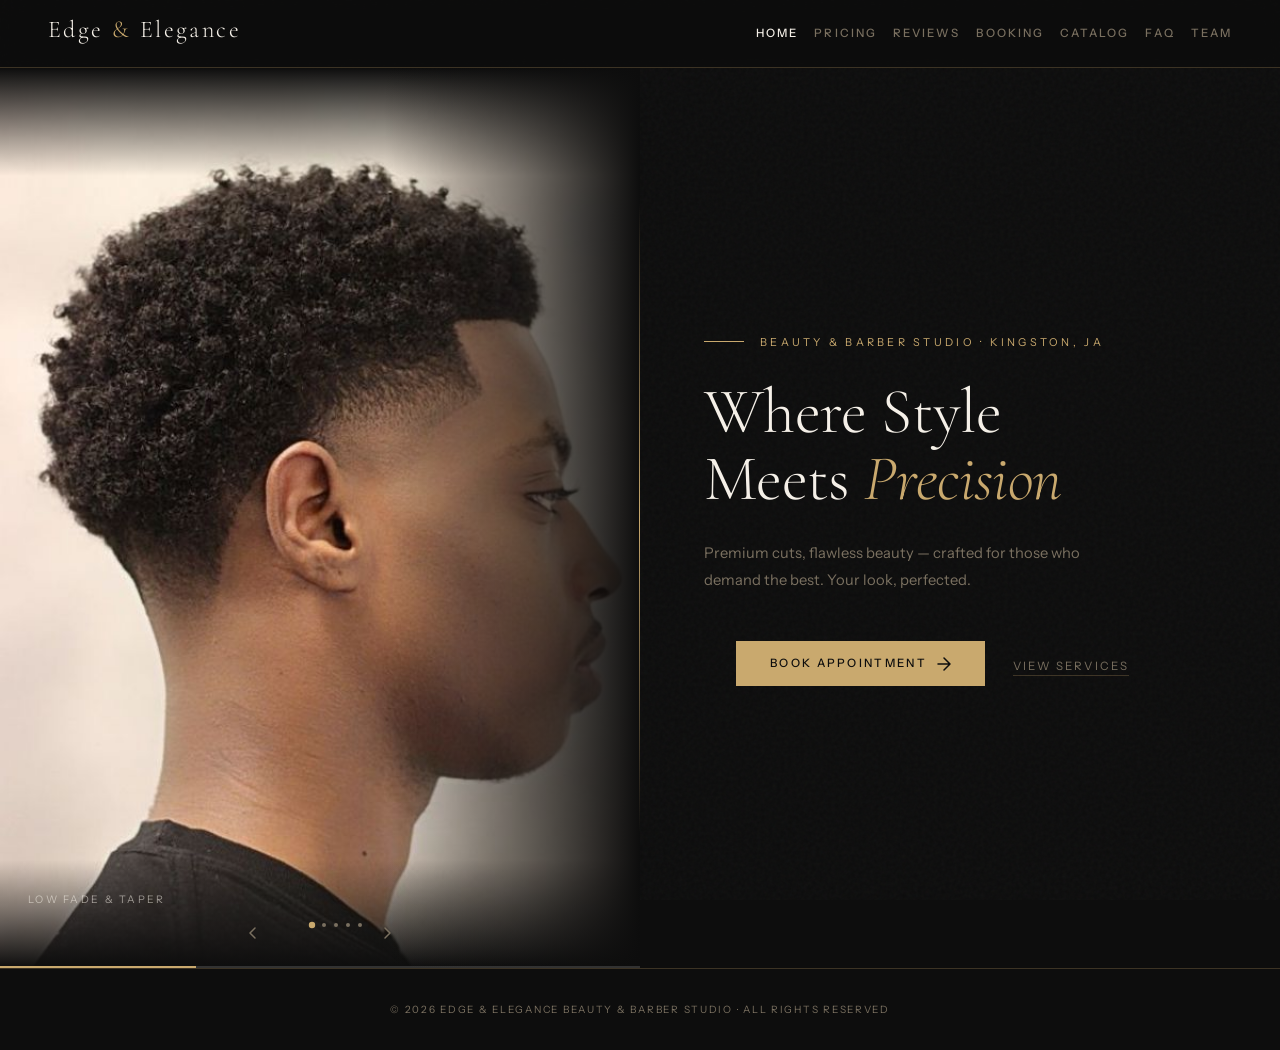
<file: index.html>
<!DOCTYPE html>
<html lang="en">
<head>
  <meta charset="UTF-8">
  <meta http-equiv="X-UA-Compatible" content="IE=edge">
  <meta name="viewport" content="width=device-width, initial-scale=1.0">
  <title>Edge &amp; Elegance Beauty &amp; Barber Studio</title>

  <!-- Google Fonts: Cormorant Garamond (display) + Instrument Sans (body) -->
  <link href="https://fonts.googleapis.com/css2?family=Cormorant+Garamond:ital,wght@0,300;0,400;0,600;1,300;1,400&family=Instrument+Sans:wght@300;400;500&display=swap" rel="stylesheet">

  <!-- Bootstrap 5 CSS -->
  <link rel="stylesheet" href="https://cdn.jsdelivr.net/npm/bootstrap@5.3.3/dist/css/bootstrap.min.css">

  <!-- Project unified stylesheet -->
  <link rel="stylesheet" href="Include/style.css">
</head>
<body>

  <!-- ═══════════════════════════════════════════
       HEADER — Studio wordmark + Bootstrap nav
  ═══════════════════════════════════════════ -->
  <header>

    <!-- Studio name / wordmark -->
    <h1>Edge <span>&amp;</span> Elegance</h1>

    <!-- Bootstrap responsive navbar -->
    <nav aria-label="Primary navigation"
         class="navbar navbar-expand-lg navbar-dark"
         id="main-nav">

      <!-- Hamburger toggler (visible on mobile) -->
      <button type="button"
              class="navbar-toggler"
              data-bs-toggle="collapse"
              data-bs-target="#navMenu"
              aria-controls="navMenu"
              aria-expanded="false"
              aria-label="Toggle navigation">
        <span class="navbar-toggler-icon"></span>
      </button>

      <!-- Collapsible nav links -->
      <div class="collapse navbar-collapse" id="navMenu">
        <ul class="navbar-nav ms-auto gap-3">
          <li class="nav-item"><a class="nav-link active" href="index.html" aria-current="page">Home</a></li>
          <li class="nav-item"><a class="nav-link" href="Include/pricing.html">Pricing</a></li>
          <li class="nav-item"><a class="nav-link" href="Include/reviews.html">Reviews</a></li>
          <li class="nav-item"><a class="nav-link" href="Include/Booking.html">Booking</a></li>
          <li class="nav-item"><a class="nav-link" href="Include/catalog.html">Catalog</a></li>
          <li class="nav-item"><a class="nav-link" href="Include/FAQ.html">FAQ</a></li>
          <li class="nav-item"><a class="nav-link" href="Contact/team_member.html">Team</a></li>
        </ul>
      </div>

    </nav>
  </header>


  <!-- ═══════════════════════════════════════════
       MAIN — Primary page content
  ═══════════════════════════════════════════ -->
  <main>

    <!-- ── Section 1: Hero — two-column layout ── -->
    <section>
     <h2 class="visually-hidden">Home Page</h2>
      <!-- Aside: image slideshow panel (left column) -->
      <aside>

        <!-- Slide 1: Low fade / taper -->
        <figure class="active">
          <img src="Images/ss4.jpg" alt="Clean low fade taper cut">
          <figcaption>Low Fade &amp; Taper</figcaption>
        </figure>

        <!-- Slide 2: Nail art -->
        <figure>
          <img src="Images/ss5.jpg" alt="French tip nail art">
          <figcaption>French Tip Nail Art</figcaption>
        </figure>

        <!-- Slide 3: Box braids -->
        <figure>
          <img src="Images/ss3.jpg" alt="Box braids and knotless styles">
          <figcaption>Box Braids &amp; Knotless</figcaption>
        </figure>

        <!-- Slide 4: Cornrow swirl -->
        <figure>
          <img src="Images/ss2.jpg" alt="Cornrow swirl pattern">
          <figcaption>Cornrow Swirl Design</figcaption>
        </figure>

        <!-- Slide 5: Cornrow waves -->
        <figure>
          <img src="Images/ss.jpg" alt="Cornrow wave pattern">
          <figcaption>Cornrow Wave Pattern</figcaption>
        </figure>

        <!-- Slideshow controls: prev / dots / next -->
        <nav class="slide-controls" aria-label="Slideshow controls">

          <!-- Previous slide button -->
          <button type="button" id="prev-btn" aria-label="Previous slide">
            <svg width="18" height="18" viewBox="0 0 18 18" fill="none">
              <path d="M11 14L6 9l5-5" stroke="currentColor" stroke-width="1.5" stroke-linecap="round" stroke-linejoin="round"/>
            </svg>
          </button>

          <!-- Dot indicators — one per slide -->
          <ul class="slide-dots" role="tablist">
            <li><span class="active" role="tab" aria-label="Slide 1"></span></li>
            <li><span role="tab" aria-label="Slide 2"></span></li>
            <li><span role="tab" aria-label="Slide 3"></span></li>
            <li><span role="tab" aria-label="Slide 4"></span></li>
            <li><span role="tab" aria-label="Slide 5"></span></li>
          </ul>

          <!-- Next slide button -->
          <button type="button" id="next-btn" aria-label="Next slide">
            <svg width="18" height="18" viewBox="0 0 18 18" fill="none">
              <path d="M7 4l5 5-5 5" stroke="currentColor" stroke-width="1.5" stroke-linecap="round" stroke-linejoin="round"/>
            </svg>
          </button>

        </nav>

        <!-- Auto-advance progress bar -->
        <progress value="0" max="100"></progress>

      </aside>


      <!-- Article: hero text panel (right column) -->
      <article>
        <!-- Eyebrow label -->
        <p>Beauty &amp; Barber Studio &middot; Kingston, JA</p>

        <!-- Main headline -->
        <h2>
          Where Style<br>
          Meets <em>Precision</em>
        </h2>

        <!-- Tagline body copy -->
        <p>
          Premium cuts, flawless beauty — crafted for those who demand
          the best. Your look, perfected.
        </p>

        <!-- CTA buttons -->
        <ul>
          <li>
            <!-- Primary: Book Appointment -->
            <a href="Include/Booking.html" class="primary-btn">
              <span>Book Appointment</span>
              <svg width="14" height="14" viewBox="0 0 14 14" fill="none" aria-hidden="true">
                <path d="M1 7h12M7 1l6 6-6 6" stroke="currentColor" stroke-width="1.5" stroke-linecap="round" stroke-linejoin="round"/>
              </svg>
            </a>
          </li>
          <!-- Secondary: View Services -->
          <li><a href="Include/catalog.html">View Services</a></li>
        </ul>
      </article>

    </section>

  </main>


  <!-- ═══════════════════════════════════════════
       FOOTER — Copyright & studio info
  ═══════════════════════════════════════════ -->
  <footer>
    <small>&copy; 2026 Edge &amp; Elegance Beauty &amp; Barber Studio &middot; All rights reserved</small>
  </footer>

  <!-- Bootstrap 5 JS bundle (includes Popper) -->
  <script src="https://cdn.jsdelivr.net/npm/bootstrap@5.3.3/dist/js/bootstrap.bundle.min.js"></script>

  <!-- Unified project script -->
  <script src="Include/script.js"></script>

</body>
</html>
</file>
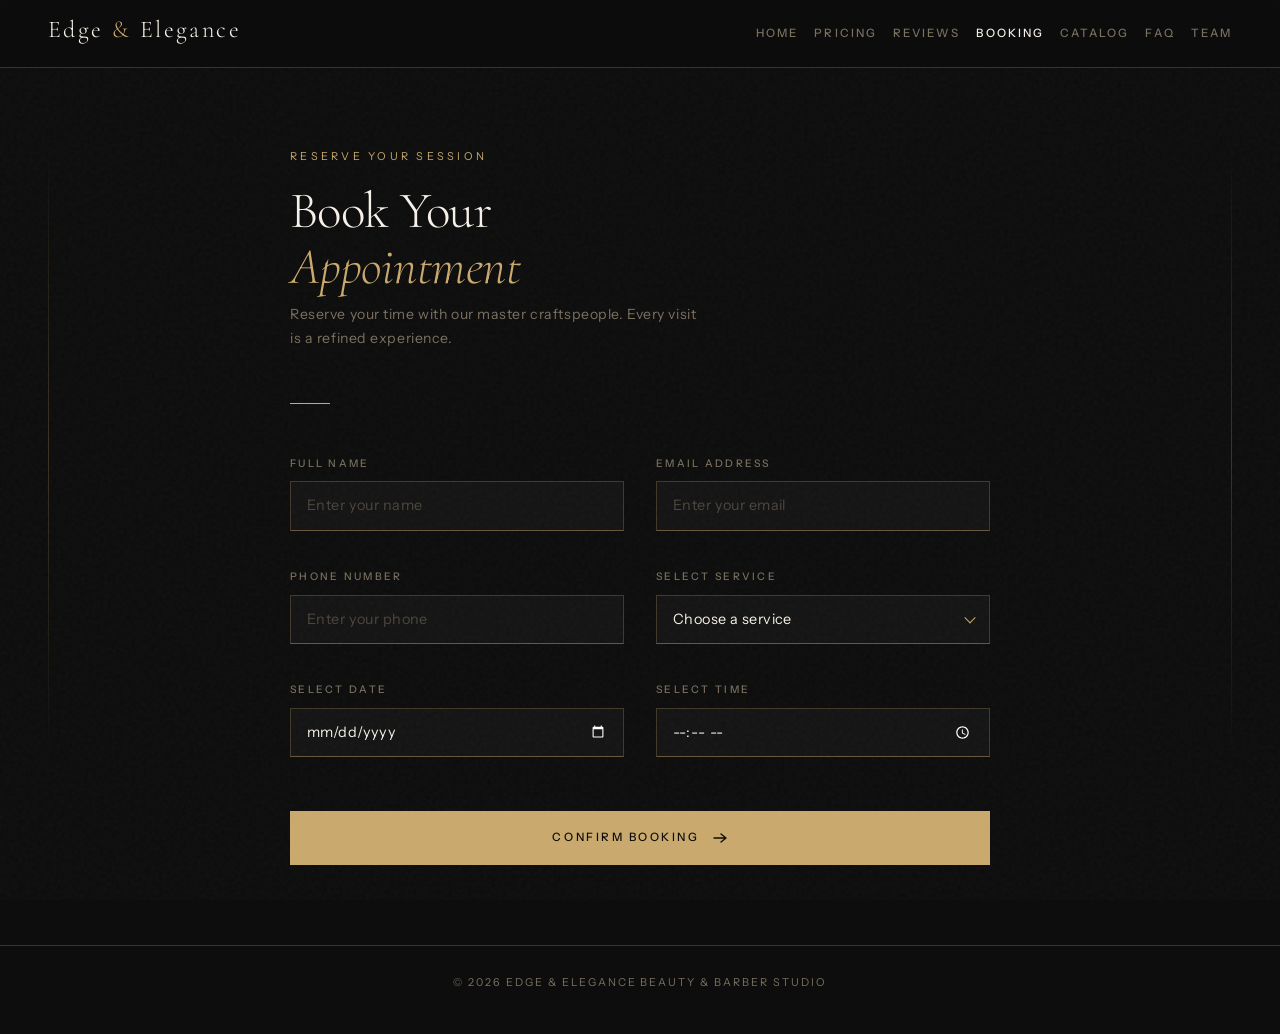
<file: Include/Booking.html>
<!DOCTYPE html>
<html lang="en">
<head>
  <meta charset="UTF-8">
  <meta name="viewport" content="width=device-width, initial-scale=1.0">
  <title>Book Appointment | Edge &amp; Elegance</title>
<!-- Bootstrap 5 CSS -->
  <link rel="stylesheet" href="https://cdn.jsdelivr.net/npm/bootstrap@5.3.3/dist/css/bootstrap.min.css">

  <link rel="stylesheet" href="Booking.css">

  <link rel="preconnect" href="https://fonts.googleapis.com">
  <link rel="preconnect" href="https://fonts.gstatic.com" crossorigin>
  <link href="https://fonts.googleapis.com/css2?family=Cormorant+Garamond:ital,wght@0,300;0,400;1,300;1,400&family=Instrument+Sans:wght@300;400;500&display=swap" rel="stylesheet">
</head>

<body>
  <!-- ─── SUCCESS OVERLAY ─── -->
  <div class="success-overlay" id="successOverlay">
    <div class="success-icon">
      <svg width="22" height="22" viewBox="0 0 22 22" fill="none">
        <polyline points="4,11 9,16 18,6" stroke="#c9a96e" stroke-width="1.5" stroke-linecap="round" stroke-linejoin="round"/>
      </svg>
    </div>
    <p class="success-title">Appointment Confirmed</p>
    <p class="success-sub">We'll be in touch shortly</p>
    <button type="button" class="success-back" onclick="closeOverlay()">← Make Another Booking</button>
  </div>
 <!-- ═══════════════════════════════════════════
       HEADER — Studio wordmark + Bootstrap nav
  ═══════════════════════════════════════════ -->
  <header>

    <!-- Studio name / wordmark -->
    <h1>Edge <span>&amp;</span> Elegance</h1>

    <!-- Bootstrap responsive navbar -->
    <nav aria-label="Primary navigation"
         class="navbar navbar-expand-lg navbar-dark"
         id="main-nav">

      <!-- Hamburger toggler (visible on mobile) -->
      <button type="button"
              class="navbar-toggler"
              data-bs-toggle="collapse"
              data-bs-target="#navMenu"
              aria-controls="navMenu"
              aria-expanded="false"
              aria-label="Toggle navigation">
        <span class="navbar-toggler-icon"></span>
      </button>

      <!-- Collapsible nav links -->
      <div class="collapse navbar-collapse" id="navMenu">
        <ul class="navbar-nav ms-auto gap-3">
          <li class="nav-item"><a class="nav-link" href="../index.html">Home</a></li>
          <li class="nav-item"><a class="nav-link" href="pricing.html">Pricing</a></li>
          <li class="nav-item"><a class="nav-link" href="reviews.html">Reviews</a></li>
          <li class="nav-item"><a class="nav-link active" href="Booking.html">Booking</a></li>
          <li class="nav-item"><a class="nav-link" href="catalog.html">Catalog</a></li>
          <li class="nav-item"><a class="nav-link" href="FAQ.html">FAQ</a></li>
          <li class="nav-item"><a class="nav-link" href="../Contact/team_member.html">Team</a></li>
        </ul>
      </div>

    </nav>
  </header>
  <!-- ─── MAIN ─── -->
  <main>
    <section class="container">

      <h2>Book Your<br><em>Appointment</em></h2>
      <p class="subhead">Reserve your time with our master craftspeople. Every visit is a refined experience.</p>
      <span class="divider"></span>

      <form id="bookingForm" novalidate>
        <section class="form-grid">

          <!-- Your Name -->
          <section>
            <label for="name">Full Name</label>
            <input id="name" type="text" placeholder="Enter your name" required>
            <small class="error" id="nameError"></small>
          </section>

          <!-- Your Email -->
          <section>
            <label for="email">Email Address</label>
            <input id="email" type="email" placeholder="Enter your email" required>
            <small class="error" id="emailError"></small>
          </section>

          <!-- Your Phonenumber -->
          <section>
            <label for="phone">Phone Number</label>
            <input id="phone" inputmode="numeric" type="tel" placeholder="Enter your phone" required>
            <small class="error" id="phoneError"></small>
          </section>

          <!-- Service -->
          <section>
            <label for="service">Select Service</label>
            <div class="select-wrapper">
              <select id="service" required>
                <option value="">Choose a service</option>
                <option>Barber</option>
                <option>Beard Grooming</option>
                <option>Braiding</option>
                <option>Nail Care</option>
                <option>Hair Treatment</option>
              </select>
            </div>
            <small class="error" id="serviceError"></small>
          </section>

          <!-- this is the Date -->
          <section>
            <label for="date">Select Date</label>
            <input id="date" type="date" required>
            <small class="error" id="dateError"></small>
          </section>

          <!-- this is the Time -->
          <section>
            <label for="time">Select Time</label>
            <input id="time" type="time" required>
            <small class="error" id="timeError"></small>
          </section>

          <!-- this is the Submit -->
          <section class="full">
           <button type="submit">
            <span>Confirm Booking</span>
            <svg class="btn-arrow" viewBox="0 0 16 16" fill="none">
             <path d="M2 8h12M9 4l5 4-5 4" stroke="currentColor" stroke-width="1.4" stroke-linecap="round" stroke-linejoin="round"/>
             </svg>
            </button>
          </section>

        </section>
      </form>

    </section>
  </main>


  <footer>
    <p>© 2026 Edge &amp; Elegance Beauty &amp; Barber Studio</p>
  </footer>
 <!-- Bootstrap 5 JS bundle -->
  <script src="https://cdn.jsdelivr.net/npm/bootstrap@5.3.3/dist/js/bootstrap.bundle.min.js"></script>

  <script src="booking.js"></script>
</body>
</html>
</file>
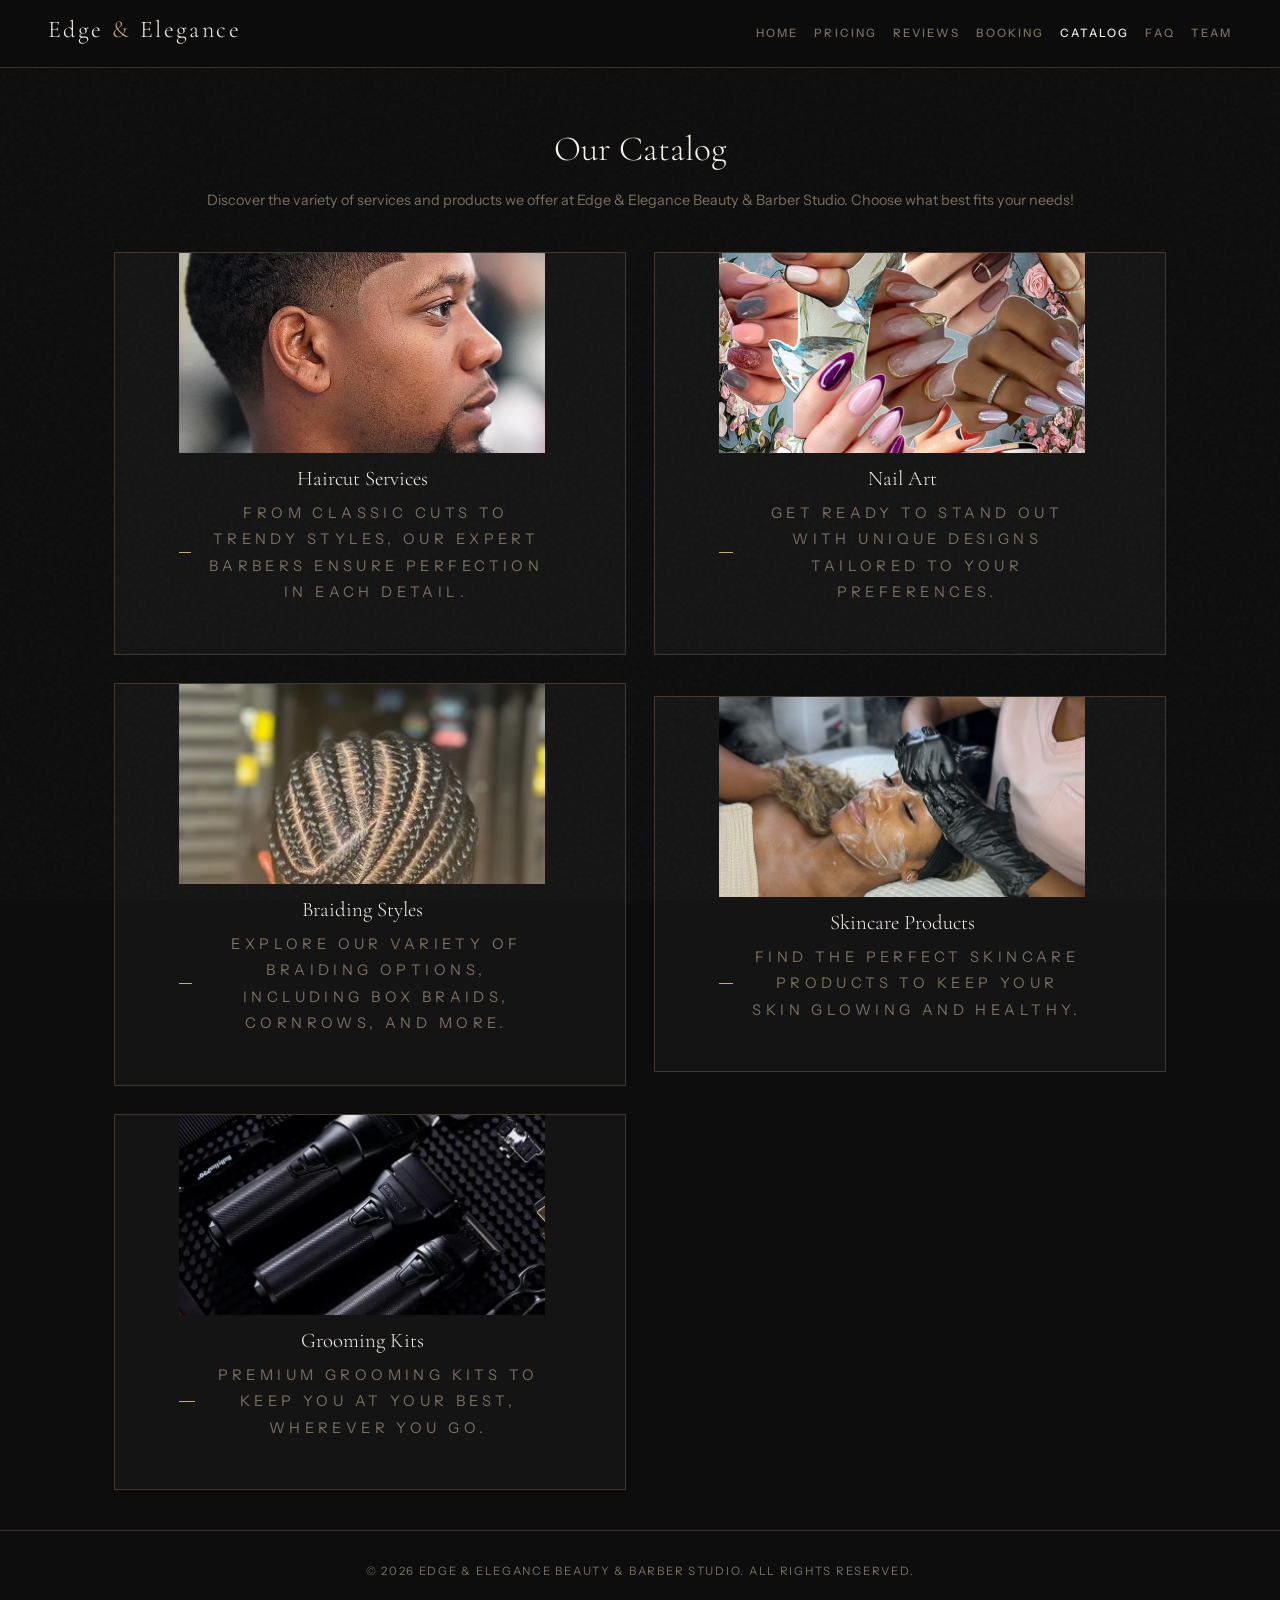
<file: Include/catalog.html>
<!DOCTYPE html>
<html lang="en">
<head>
  <meta charset="UTF-8">
  <meta http-equiv="X-UA-Compatible" content="IE=edge">
  <meta name="viewport" content="width=device-width, initial-scale=1.0">
  <title>Catalog | Edge &amp; Elegance Beauty &amp; Barber Studio</title>

  <!-- Google Fonts -->
  <link href="https://fonts.googleapis.com/css2?family=Cormorant+Garamond:ital,wght@0,300;0,400;0,600&family=Instrument+Sans:wght@300;400;500&display=swap" rel="stylesheet">

  <!-- Bootstrap 5 CSS -->
  <link rel="stylesheet" href="https://cdn.jsdelivr.net/npm/bootstrap@5.3.3/dist/css/bootstrap.min.css">

  <!-- Project unified stylesheet -->
  <link rel="stylesheet" href="style.css">
</head>
<body>

  <!-- ═══════════════════════════════════════════
       HEADER — Studio wordmark + Bootstrap nav
  ═══════════════════════════════════════════ -->
  <header>

    <!-- Studio wordmark -->
    <h1>Edge <span>&amp;</span> Elegance</h1>

    <!-- Bootstrap responsive navbar -->
    <nav aria-label="Primary navigation"
         class="navbar navbar-expand-lg navbar-dark"
         id="main-nav">

      <!-- Hamburger toggler (mobile) -->
      <button type="button"
              class="navbar-toggler"
              data-bs-toggle="collapse"
              data-bs-target="#navMenu"
              aria-controls="navMenu"
              aria-expanded="false"
              aria-label="Toggle navigation">
        <span class="navbar-toggler-icon"></span>
      </button>

      <!-- Nav links -->
      <div class="collapse navbar-collapse" id="navMenu">
        <ul class="navbar-nav ms-auto gap-3">
          <li class="nav-item"><a class="nav-link" href="../index.html">Home</a></li>
          <li class="nav-item"><a class="nav-link" href="pricing.html">Pricing</a></li>
          <li class="nav-item"><a class="nav-link" href="reviews.html">Reviews</a></li>
          <li class="nav-item"><a class="nav-link" href="Booking.html">Booking</a></li>
          <li class="nav-item"><a class="nav-link active" href="catalog.html" aria-current="page">Catalog</a></li>
          <li class="nav-item"><a class="nav-link" href="FAQ.html">FAQ</a></li>
          <li class="nav-item"><a class="nav-link" href="../Contact/team_member.html">Team</a></li>
        </ul>
      </div>

    </nav>
  </header>


  <!-- ═══════════════════════════════════════════
       MAIN — Catalog content
  ═══════════════════════════════════════════ -->
  <main>

    <!-- Page heading -->
    <h2>Our Catalog</h2>
    <p>Discover the variety of services and products we offer at Edge &amp; Elegance Beauty &amp; Barber Studio. Choose what best fits your needs!</p>

    <!-- ── Catalog item grid ── -->
    <section class="catalog-items">

      <!-- Item 1: Haircut Services -->
      <article class="catalog-item">
        <img src="../Images/haircut.jpg" alt="Professional haircut services">
        <h3>Haircut Services</h3>
        <p>From classic cuts to trendy styles, our expert barbers ensure perfection in each detail.</p>
      </article>

      <!-- Item 2: Nail Art -->
      <article class="catalog-item">
          <img src="../Images/nailart.jpg" alt="Intricate nail art services">
          <h3>Nail Art</h3>
          <p>Get ready to stand out with unique designs tailored to your preferences.</p>
      </article>

      <!-- Item 3: Braiding Styles -->
      <article class="catalog-item">
        <img src="../Images/braiding.jpg" alt="Braiding styles like box braids and cornrows">
        <h3>Braiding Styles</h3>
        <p>Explore our variety of braiding options, including box braids, cornrows, and more.</p>
      </article>

      <!-- Item 4: Skincare Products -->
      <article class="catalog-item">
        <img src="../Images/skincare.jpg" alt="Skincare products assortment">
        <h3>Skincare Products</h3>
        <p>Find the perfect skincare products to keep your skin glowing and healthy.</p>
      </article>

      <!-- Item 5: Grooming Kits -->
      <article class="catalog-item">
        <img src="../Images/grooming-kit.jpg" alt="Men's grooming kits">
        <h3>Grooming Kits</h3>
        <p>Premium grooming kits to keep you at your best, wherever you go.</p>
      </article>

    </section>

  </main>


  <!-- ═══════════════════════════════════════════
       FOOTER
  ═══════════════════════════════════════════ -->
  <footer>
    <p>&copy; 2026 Edge &amp; Elegance Beauty &amp; Barber Studio. All Rights Reserved.</p>
  </footer>

  <!-- Bootstrap 5 JS bundle -->
  <script src="https://cdn.jsdelivr.net/npm/bootstrap@5.3.3/dist/js/bootstrap.bundle.min.js"></script>

  <!-- Unified project script -->
  <script src="script.js"></script>

</body>
</html>
</file>
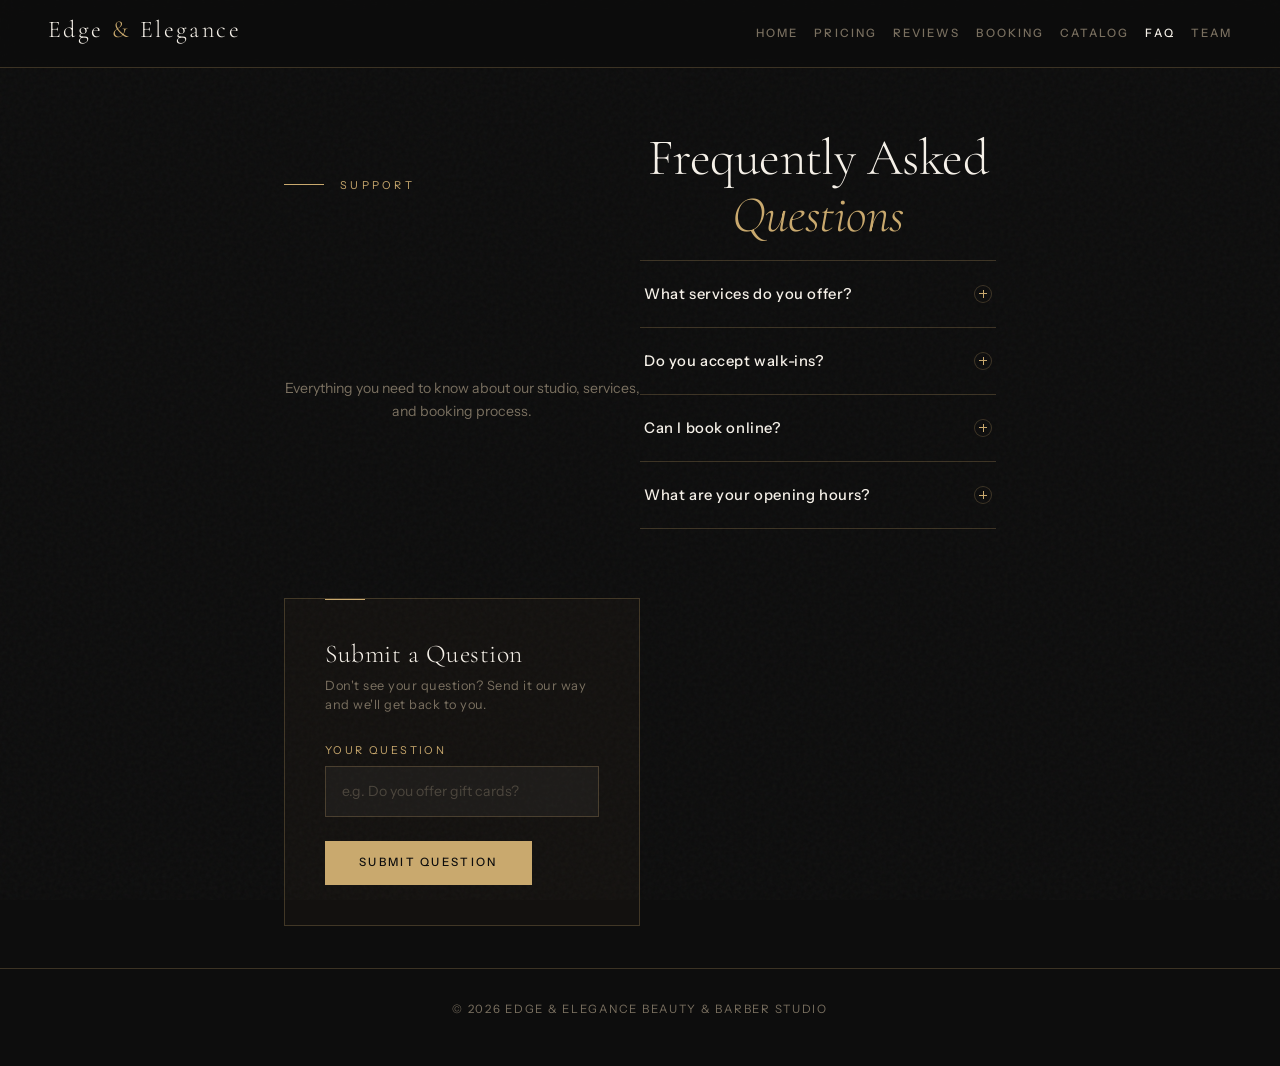
<file: Include/FAQ.html>
<!DOCTYPE html>
<html lang="en">
<head>
  <meta charset="UTF-8">
  <meta name="viewport" content="width=device-width, initial-scale=1.0">
  <title>FAQ | Edge &amp; Elegance</title>

  <!-- Google Fonts -->
  <link rel="preconnect" href="https://fonts.googleapis.com">
  <link rel="preconnect" href="https://fonts.gstatic.com" crossorigin>
  <link href="https://fonts.googleapis.com/css2?family=Cormorant+Garamond:ital,wght@0,300;0,400;1,300;1,400&family=Instrument+Sans:wght@300;400;500&display=swap" rel="stylesheet">

  <!-- Bootstrap 5 CSS -->
  <link rel="stylesheet" href="https://cdn.jsdelivr.net/npm/bootstrap@5.3.3/dist/css/bootstrap.min.css">

  <!-- Project unified stylesheet -->
  <link rel="stylesheet" href="style.css">
</head>
<body>

  <!-- ═══════════════════════════════════════════
       HEADER — Studio wordmark + Bootstrap nav
  ═══════════════════════════════════════════ -->
  <header>

    <!-- Studio wordmark -->
    <h1>Edge <span>&amp;</span> Elegance</h1>

    <!-- Bootstrap responsive navbar -->
    <nav aria-label="Primary navigation"
         class="navbar navbar-expand-lg navbar-dark"
         id="main-nav">

      <!-- Hamburger toggler (mobile) -->
      <button type="button"
              class="navbar-toggler"
              data-bs-toggle="collapse"
              data-bs-target="#navMenu"
              aria-controls="navMenu"
              aria-expanded="false"
              aria-label="Toggle navigation">
        <span class="navbar-toggler-icon"></span>
      </button>

      <!-- Nav links -->
      <div class="collapse navbar-collapse" id="navMenu">
        <ul class="navbar-nav ms-auto gap-3">
          <li class="nav-item"><a class="nav-link" href="../index.html">Home</a></li>
          <li class="nav-item"><a class="nav-link" href="pricing.html">Pricing</a></li>
          <li class="nav-item"><a class="nav-link" href="reviews.html">Reviews</a></li>
          <li class="nav-item"><a class="nav-link" href="Booking.html">Booking</a></li>
          <li class="nav-item"><a class="nav-link" href="catalog.html">Catalog</a></li>
          <li class="nav-item"><a class="nav-link active" href="FAQ.html" aria-current="page">FAQ</a></li>
          <li class="nav-item"><a class="nav-link" href="../Contact/team_member.html">Team</a></li>
        </ul>
      </div>

    </nav>
  </header>


  <!-- ═══════════════════════════════════════════
       MAIN — FAQ content
  ═══════════════════════════════════════════ -->
  <main>
    <section class="faq-container">

      <!-- Eyebrow label -->
      <p class="faq-eyebrow">Support</p>

      <!-- Page heading -->
      <h2>Frequently Asked <em>Questions</em></h2>
      <p class="faq-subtitle">Everything you need to know about our studio, services, and booking process.</p>

      <!-- ── Accordion FAQ list — new items appended here by script.js ── -->
      <section id="faq-list">

        <!-- Item 1 -->
        <details class="faq-item">
          <summary>What services do you offer?</summary>
          <p>We offer haircuts, beard grooming, braiding, nail care, and hair treatments — each crafted with precision and care by our expert team.</p>
        </details>

        <!-- Item 2 -->
        <details class="faq-item">
          <summary>Do you accept walk-ins?</summary>
          <p>Yes, but we recommend booking online to avoid waiting times. Walk-ins are welcome based on stylist availability.</p>
        </details>

        <!-- Item 3 -->
        <details class="faq-item">
          <summary>Can I book online?</summary>
          <p>Yes, our platform allows you to book appointments quickly and easily. Select your preferred service, date, and time in just a few steps.</p>
        </details>

        <!-- Item 4 -->
        <details class="faq-item">
          <summary>What are your opening hours?</summary>
          <p>We are open Monday to Saturday, 9:00 AM – 7:00 PM. We are closed on Sundays and public holidays.</p>
        </details>

      </section><!-- end #faq-list -->


      <!-- ── Submit a question form — handled in script.js ── -->
      <section class="add-faq">
        <h3>Submit a Question</h3>
        <p>Don't see your question? Send it our way and we'll get back to you.</p>
        <form id="faq-form">
          <label for="question">Your Question</label>
          <input type="text" id="question" required placeholder="e.g. Do you offer gift cards?">
          <button type="submit"><span>Submit Question</span></button>
        </form>
      </section>

    </section>
  </main>


  <!-- ═══════════════════════════════════════════
       FOOTER
  ═══════════════════════════════════════════ -->
  <footer>
    <p>&copy; 2026 Edge &amp; Elegance Beauty &amp; Barber Studio</p>
  </footer>

  <!-- Bootstrap 5 JS bundle -->
  <script src="https://cdn.jsdelivr.net/npm/bootstrap@5.3.3/dist/js/bootstrap.bundle.min.js"></script>

  <!-- Unified project script (FAQ accordion + question submission) -->
  <script src="script.js"></script>

</body>
</html>
</file>
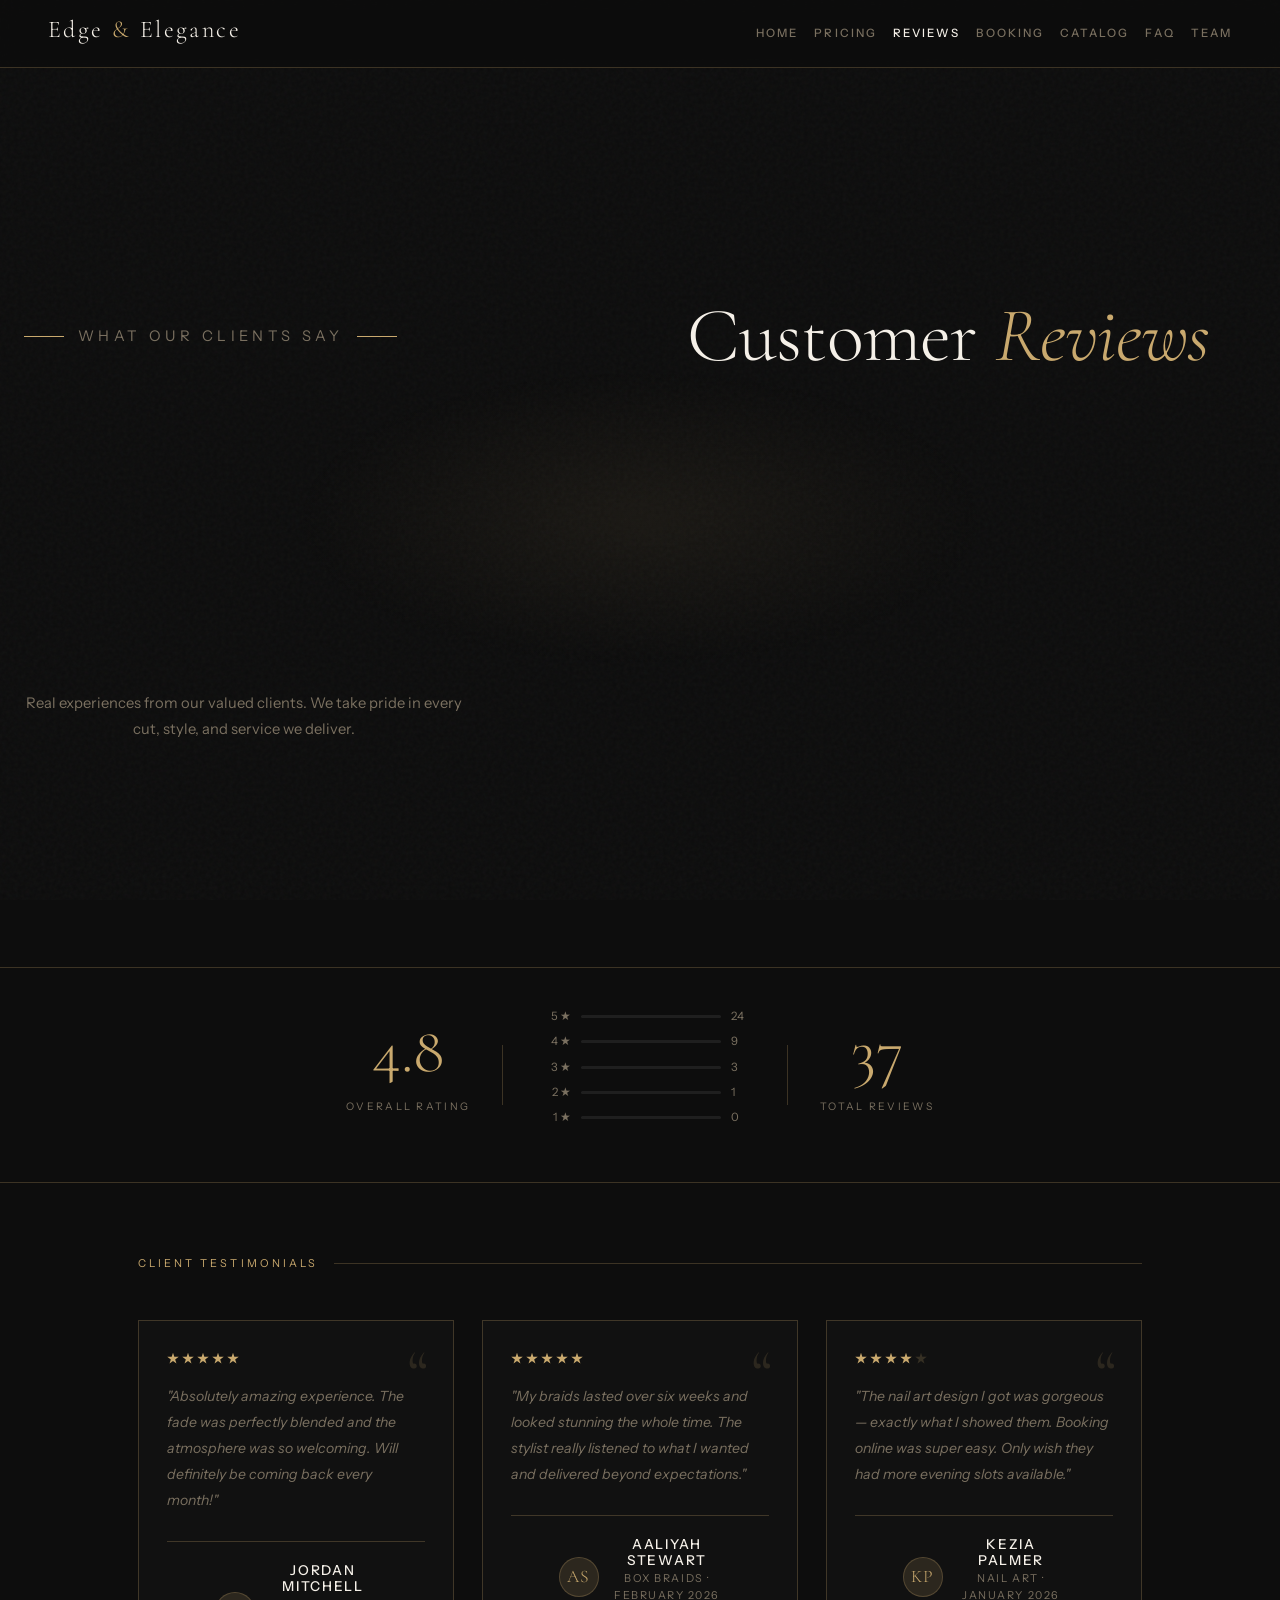
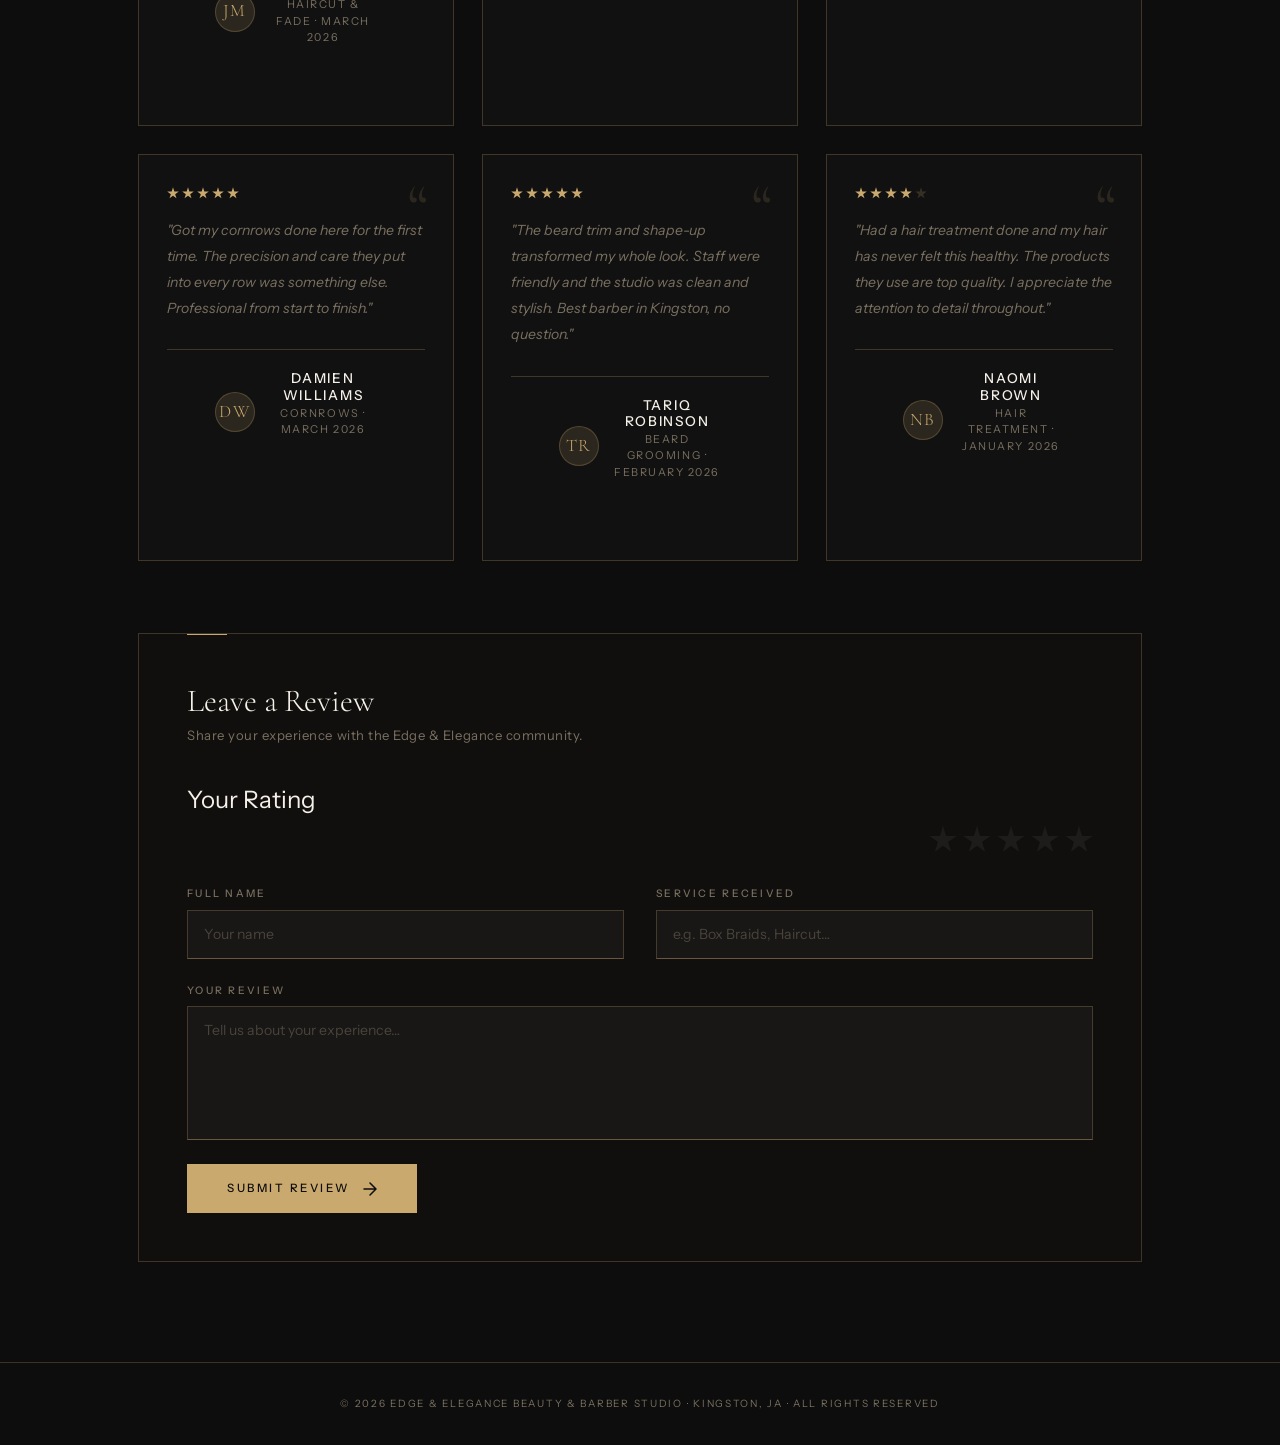
<file: Include/reviews.html>
<!DOCTYPE html>
<html lang="en">
<head>
  <meta charset="UTF-8">
  <meta name="viewport" content="width=device-width, initial-scale=1.0">
  <title>Reviews | Edge &amp; Elegance Beauty &amp; Barber Studio</title>

  <!-- Google Fonts -->
  <link href="https://fonts.googleapis.com/css2?family=Cormorant+Garamond:ital,wght@0,300;0,400;0,600;1,300;1,400&family=Instrument+Sans:wght@300;400;500&display=swap" rel="stylesheet">

  <!-- Bootstrap 5 CSS -->
  <link rel="stylesheet" href="https://cdn.jsdelivr.net/npm/bootstrap@5.3.3/dist/css/bootstrap.min.css">

  <!-- Project unified stylesheet (all page CSS lives here) -->
  <link rel="stylesheet" href="style.css">
</head>
<body>

  <!-- ═══════════════════════════════════════════
       HEADER — Studio wordmark + Bootstrap nav
  ═══════════════════════════════════════════ -->
  <header>

    <!-- Studio wordmark -->
    <h1>Edge <span>&amp;</span> Elegance</h1>

    <!-- Bootstrap responsive navbar -->
    <nav aria-label="Primary navigation"
         class="navbar navbar-expand-lg navbar-dark"
         id="main-nav">

      <!-- Hamburger toggler (mobile) -->
      <button type="button"
              class="navbar-toggler"
              data-bs-toggle="collapse"
              data-bs-target="#navMenu"
              aria-controls="navMenu"
              aria-expanded="false"
              aria-label="Toggle navigation">
        <span class="navbar-toggler-icon"></span>
      </button>

      <!-- Nav links -->
      <div class="collapse navbar-collapse" id="navMenu">
        <ul class="navbar-nav ms-auto gap-3">
          <li class="nav-item"><a class="nav-link" href="../index.html">Home</a></li>
          <li class="nav-item"><a class="nav-link" href="pricing.html">Pricing</a></li>
          <li class="nav-item"><a class="nav-link active" href="reviews.html">Reviews</a></li>
          <li class="nav-item"><a class="nav-link" href="Booking.html">Booking</a></li>
          <li class="nav-item"><a class="nav-link" href="catalog.html">Catalog</a></li>
          <li class="nav-item"><a class="nav-link" href="FAQ.html">FAQ</a></li>
          <li class="nav-item"><a class="nav-link" href="../Contact/team_member.html">Team</a></li>
        </ul>
      </div>

    </nav>
  </header>


  <!-- ═══════════════════════════════════════════
       MAIN — Reviews content
  ═══════════════════════════════════════════ -->
  <main>

    <!-- ── Page hero banner ── -->
    <section class="reviews-hero">
      <p class="eyebrow">What Our Clients Say</p>
      <h2>Customer <em>Reviews</em></h2>
      <p>Real experiences from our valued clients. We take pride in every cut, style, and service we deliver.</p>
    </section>

    <!-- ── Overall rating summary ── -->
    <section class="rating-summary" aria-label="Overall rating summary">

      <!-- Aggregate score -->
      <figure class="overall-score">
        <p class="score-num">4.8</p>
        <figcaption class="score-label">Overall Rating</figcaption>
      </figure>

      <span class="divider-v" aria-hidden="true"></span>

      <!-- Per-star breakdown bars (JS animates .bar-fill on load) -->
      <figure class="bar-group" aria-label="Rating breakdown">
        <div class="bar-row">
          <span>5 ★</span>
          <span class="bar-track"><span class="bar-fill" data-w="0.85"></span></span>
          <span>24</span>
        </div>
        <div class="bar-row">
          <span>4 ★</span>
          <span class="bar-track"><span class="bar-fill" data-w="0.60"></span></span>
          <span>9</span>
        </div>
        <div class="bar-row">
          <span>3 ★</span>
          <span class="bar-track"><span class="bar-fill" data-w="0.18"></span></span>
          <span>3</span>
        </div>
        <div class="bar-row">
          <span>2 ★</span>
          <span class="bar-track"><span class="bar-fill" data-w="0.05"></span></span>
          <span>1</span>
        </div>
        <div class="bar-row">
          <span>1 ★</span>
          <span class="bar-track"><span class="bar-fill" data-w="0.02"></span></span>
          <span>0</span>
        </div>
      </figure>

      <span class="divider-v" aria-hidden="true"></span>

      <!-- Total review count -->
      <figure class="overall-score">
        <p class="score-num">37</p>
        <figcaption class="score-label">Total Reviews</figcaption>
      </figure>

    </section>


    <!-- ── Review cards + submission form ── -->
    <section class="reviews-section">
    <h2 class="visually-hidden">Customer Reviews</h2>
      <p class="section-label">Client Testimonials</p>

      <!-- Cards grid — new reviews are prepended here by JS -->
      <section class="cards-grid" id="reviews-grid">
       <h2 class="visually-hidden">Customer Reviews</h2>
        <!-- Card 1 -->
        <article class="review-card">
          <div class="stars">
            <span class="star"></span><span class="star"></span><span class="star"></span>
            <span class="star"></span><span class="star"></span>
          </div>
          <p>"Absolutely amazing experience. The fade was perfectly blended and the atmosphere was so welcoming. Will definitely be coming back every month!"</p>
          <footer class="reviewer">
            <div class="avatar">JM</div>
            <div class="reviewer-info">
              <h3>Jordan Mitchell</h3>
              <p>Haircut &amp; Fade · March 2026</p>
            </div>
          </footer>
        </article>

        <!-- Card 2 -->
        <article class="review-card">
          <div class="stars">
            <span class="star"></span><span class="star"></span><span class="star"></span>
            <span class="star"></span><span class="star"></span>
          </div>
          <p>"My braids lasted over six weeks and looked stunning the whole time. The stylist really listened to what I wanted and delivered beyond expectations."</p>
          <footer class="reviewer">
            <div class="avatar">AS</div>
            <div class="reviewer-info">
              <h3>Aaliyah Stewart</h3>
              <p>Box Braids · February 2026</p>
            </div>
          </footer>
        </article>

        <!-- Card 3 -->
        <article class="review-card">
          <div class="stars">
            <span class="star"></span><span class="star"></span><span class="star"></span>
            <span class="star"></span><span class="star empty"></span>
          </div>
          <p>"The nail art design I got was gorgeous — exactly what I showed them. Booking online was super easy. Only wish they had more evening slots available."</p>
          <footer class="reviewer">
            <div class="avatar">KP</div>
            <div class="reviewer-info">
              <h3>Kezia Palmer</h3>
              <p>Nail Art · January 2026</p>
            </div>
          </footer>
        </article>

        <!-- Card 4 -->
        <article class="review-card">
          <div class="stars">
            <span class="star"></span><span class="star"></span><span class="star"></span>
            <span class="star"></span><span class="star"></span>
          </div>
          <p>"Got my cornrows done here for the first time. The precision and care they put into every row was something else. Professional from start to finish."</p>
          <footer class="reviewer">
            <div class="avatar">DW</div>
            <div class="reviewer-info">
              <h3>Damien Williams</h3>
              <p>Cornrows · March 2026</p>
            </div>
          </footer>
        </article>

        <!-- Card 5 -->
        <article class="review-card">
          <div class="stars">
            <span class="star"></span><span class="star"></span><span class="star"></span>
            <span class="star"></span><span class="star"></span>
          </div>
          <p>"The beard trim and shape-up transformed my whole look. Staff were friendly and the studio was clean and stylish. Best barber in Kingston, no question."</p>
          <footer class="reviewer">
            <div class="avatar">TR</div>
            <div class="reviewer-info">
              <h3>Tariq Robinson</h3>
              <p>Beard Grooming · February 2026</p>
            </div>
          </footer>
        </article>

        <!-- Card 6 -->
        <article class="review-card">
          <div class="stars">
            <span class="star"></span><span class="star"></span><span class="star"></span>
            <span class="star"></span><span class="star empty"></span>
          </div>
          <p>"Had a hair treatment done and my hair has never felt this healthy. The products they use are top quality. I appreciate the attention to detail throughout."</p>
          <footer class="reviewer">
            <div class="avatar">NB</div>
            <div class="reviewer-info">
              <h3>Naomi Brown</h3>
              <p>Hair Treatment · January 2026</p>
            </div>
          </footer>
        </article>

      </section><!-- end .cards-grid -->


      <!-- ── Leave a Review form ── -->
      <section class="review-form-section">
        <h3>Leave a Review</h3>
        <p>Share your experience with the Edge &amp; Elegance community.</p>

        <!-- Star rating picker (radio inputs styled as star shapes) -->
        <fieldset class="rating-fieldset" aria-label="Your star rating">
          <legend>Your Rating</legend>
          <div class="star-picker" id="starPicker" role="radiogroup" aria-label="Select a star rating">
            <input type="radio" name="rating" id="s5" value="5"><label for="s5" title="5 stars"></label>
            <input type="radio" name="rating" id="s4" value="4"><label for="s4" title="4 stars"></label>
            <input type="radio" name="rating" id="s3" value="3"><label for="s3" title="3 stars" ></label>
            <input type="radio" name="rating" id="s2" value="2"><label for="s2" title="2 stars" ></label>
            <input type="radio" name="rating" id="s1" value="1"><label for="s1" title="1 star"></label>
          </div>
        </fieldset>

        <!-- Review submission form (validated + handled in script.js) -->
        <form id="reviewForm" novalidate>
          <section class="review-form-grid">
            <h2 class="visually-hidden">Submit a Review</h2>

            <!-- Name field -->
            <span class="form-field" id="field-name">
              <label for="rev-name">Full Name</label>
              <input type="text" id="rev-name" placeholder="Your name">
              <span class="err">Please enter your name.</span>
            </span>

            <!-- Service field -->
            <span class="form-field" id="field-service">
              <label for="rev-service">Service Received</label>
              <input type="text" id="rev-service" placeholder="e.g. Box Braids, Haircut…">
              <span class="err">Please enter the service you received.</span>
            </span>

            <!-- Review text field (full width) -->
            <span class="form-field full" id="field-review">
              <label for="rev-text">Your Review</label>
              <textarea id="rev-text" rows="5" placeholder="Tell us about your experience…"></textarea>
              <span class="err">Please write your review (at least 20 characters).</span>
            </span>

          </section>

          <!-- Submit button -->
          <button type="submit" class="submit-btn">
            Submit Review
            <svg width="14" height="14" viewBox="0 0 14 14" fill="none" aria-hidden="true">
              <path d="M1 7h12M7 1l6 6-6 6" stroke="currentColor" stroke-width="1.5" stroke-linecap="round" stroke-linejoin="round"/>
            </svg>
          </button>
        </form>

      </section>

    </section><!-- end .reviews-section -->

  </main>


  <!-- ═══════════════════════════════════════════
       FOOTER
  ═══════════════════════════════════════════ -->
  <footer>
    <small>&copy; 2026 Edge &amp; Elegance Beauty &amp; Barber Studio &middot; Kingston, JA &middot; All rights reserved</small>
  </footer>

  <!-- Toast notification (shown after successful review submission) -->
  <div class="toast" id="toast" role="alert" aria-live="polite">
    <span class="toast-icon">
      <svg width="14" height="14" viewBox="0 0 14 14" fill="none">
        <polyline points="2,7 6,11 12,3" stroke="#c9a96e" stroke-width="1.5" stroke-linecap="round" stroke-linejoin="round"/>
      </svg>
    </span>
    <p>Review submitted — thank you!</p>
  </div>

  <!-- Bootstrap 5 JS bundle -->
  <script src="https://cdn.jsdelivr.net/npm/bootstrap@5.3.3/dist/js/bootstrap.bundle.min.js"></script>

  <!-- Unified project script (handles rating bars, review form, slideshow, etc.) -->
  <script src="script.js"></script>

</body>
</html>
</file>
<file: Include/style.css>
/* ═══════════════════════════════════════════════════════════════
   Edge & Elegance Beauty & Barber Studio
   style.css  —  Unified stylesheet for all pages
   Includes: base, header/nav, hero, slideshow, pricing, team,
             catalog, FAQ, reviews, booking, animations, responsive
   ═══════════════════════════════════════════════════════════════ */


/* ─────────────────────────────────────────────
   RESET & CSS CUSTOM PROPERTIES
───────────────────────────────────────────── */
*, *::before, *::after {
  box-sizing: border-box;
  margin: 0;
  padding: 0;
}

:root {
  --ink:    #0d0d0d;   /* near-black background */
  --cream:  #f5f0e8;   /* off-white text */
  --gold:   #c9a96e;   /* brand accent */
  --muted:  #7a7060;   /* secondary text */
  --border: rgba(201, 169, 110, 0.25); /* subtle gold border */
}

html { scroll-behavior: smooth; }

body {
  font-family: 'Instrument Sans', sans-serif;
  background: var(--ink);
  color: var(--cream);
  min-height: 100vh;
  overflow-x: hidden;
}

/* Grain / film-noise texture overlay — fixed, behind everything */
body::before {
  content: '';
  position: fixed;
  inset: 0;
  z-index: 0;
  background-image: url("data:image/svg+xml,%3Csvg viewBox='0 0 256 256' xmlns='http://www.w3.org/2000/svg'%3E%3Cfilter id='noise'%3E%3CfeTurbulence type='fractalNoise' baseFrequency='0.9' numOctaves='4' stitchTiles='stitch'/%3E%3C/filter%3E%3Crect width='100%25' height='100%25' filter='url(%23noise)' opacity='1'/%3E%3C/svg%3E");
  opacity: 0.035;
  pointer-events: none;
}


/* ─────────────────────────────────────────────
   HEADER — Fixed top bar with logo + Bootstrap nav
   Applies to every page via body > header
───────────────────────────────────────────── */
body > header {
  position: fixed;
  top: 0; left: 0; right: 0;
  z-index: 9999;
  display: flex;
  align-items: center;
  justify-content: space-between;
  padding: 0 48px;
  height: 68px;
  background: rgba(13, 13, 13, 0.88);
  backdrop-filter: blur(12px);
  border-bottom: 1px solid var(--border);
  animation: fadeDown 0.8s ease both;
}

/* Studio wordmark */
body > header h1 {
  font-family: 'Cormorant Garamond', serif;
  font-size: 1.5rem;
  font-weight: 300;
  letter-spacing: 0.1em;
  color: var(--cream);
  line-height: 1;
  white-space: nowrap;
}

/* Gold ampersand in logo */
body > header h1 span { color: var(--gold); }


/* ─────────────────────────────────────────────
   BOOTSTRAP NAVBAR OVERRIDES
   Make Bootstrap nav match the dark gold aesthetic
───────────────────────────────────────────── */

/* The Bootstrap <nav> sits inside <header> — reset its background */
#main-nav {
  background: transparent !important;
  border: none;
  padding: 0;
  height: auto;
}

/* Nav links — small caps, tracked, muted by default */
#main-nav .nav-link {
  font-family: 'Instrument Sans', sans-serif;
  font-size: 0.72rem;
  font-weight: 500;
  letter-spacing: 0.18em;
  text-transform: uppercase;
  color: var(--muted) !important;
  text-decoration: none;
  transition: color 0.3s;
  padding: 4px 0;
}

/* Hover + active state → cream/gold */
#main-nav .nav-link:hover,
#main-nav .nav-link.active { color: var(--cream) !important; }

/* Bootstrap toggler (hamburger) — show gold border */
#main-nav .navbar-toggler {
  border-color: rgba(201, 169, 110, 0.4);
  padding: 6px 8px;
}

/* Invert the default Bootstrap toggler icon so it appears light 
#main-nav .navbar-toggler-icon {
  filter: invert(1);
}***REMOVED****/ 

/* Collapsed mobile menu — dark glass panel */
#main-nav .navbar-collapse {
  background: rgba(13, 13, 13, 0.97);
}

/* On mobile the links stack — add padding for readability */
@media (max-width: 991px) {
  body > header { padding: 0 20px; height: 60px; }

  #main-nav .navbar-collapse {
    position: fixed;
    top: 60px; left: 0; right: 0;
    backdrop-filter: blur(16px);
    padding: 24px 32px 32px;
    border-top: 1px solid var(--border);
    z-index: 9998;
  }

  #main-nav .nav-link {
    font-family: 'Cormorant Garamond', serif;
    font-size: 1.6rem;
    font-weight: 300;
    letter-spacing: 0.08em;
    text-transform: none;
    padding: 10px 0;
    color: var(--cream) !important;
    border-bottom: 1px solid var(--border);
  }

  #main-nav .navbar-nav { gap: 0 !important; }
}


/* ─────────────────────────────────────────────
   MAIN — base push below fixed header
───────────────────────────────────────────── */
main {
  padding-top: 68px;
  position: relative;
  z-index: 1;
}


/* ─────────────────────────────────────────────
   HERO SECTION (index.html)
   Two-column grid: slideshow aside + article text
───────────────────────────────────────────── */
main > section:first-of-type {
  min-height: 100vh;
  display: grid;
  grid-template-columns: 1fr 1fr;
  align-items: center;
  position: relative;
  overflow: hidden;
}


/* ─────────────────────────────────────────────
   ASIDE — Image Slideshow Panel
───────────────────────────────────────────── */
aside {
  position: relative;
  height: 100vh;
  overflow: hidden;
  animation: revealLeft 1.1s cubic-bezier(0.16, 1, 0.3, 1) 0.2s both;
}

/* Fade image edges into the background */
aside::after {
  content: '';
  position: absolute;
  inset: 0;
  background:
    linear-gradient(to right, transparent 60%, var(--ink) 100%),
    linear-gradient(to bottom, var(--ink) 0%, transparent 12%, transparent 88%, var(--ink) 100%);
  pointer-events: none;
  z-index: 1;
}

/* Gold vertical rule on the right edge of the slideshow */
aside::before {
  content: '';
  position: absolute;
  right: 0; top: 15%; bottom: 15%;
  width: 1px;
  background: linear-gradient(to bottom, transparent, var(--gold), transparent);
  z-index: 3;
}

/* ── Slide figures ── */
aside figure {
  position: absolute;
  inset: 0;
  margin: 0;
  opacity: 0;
  transition: opacity 1.2s ease;
}

aside figure.active { opacity: 1; }

aside figure img {
  width: 100%;
  height: 100%;
  object-fit: cover;
  object-position: center top;
  transform: scale(1.06);          /* start zoomed in */
  transition: transform 8s ease;
  display: block;
}

aside figure.active img { transform: scale(1); } /* slowly zoom out while active */

aside figure figcaption {
  position: absolute;
  bottom: 60px;
  left: 28px;
  z-index: 2;
  font-size: 0.65rem;
  letter-spacing: 0.22em;
  text-transform: uppercase;
  color: rgba(245, 240, 232, 0.55);
}

/* ── Slideshow Controls ── */
.slide-controls {
  position: absolute;
  bottom: 20px;
  left: 50%;
  transform: translateX(-50%);
  display: flex;
  align-items: center;
  gap: 10px;
  z-index: 4;
}

.slide-controls button {
  background: none;
  border: none;
  cursor: pointer;
  padding: 6px;
  color: var(--muted);
  transition: color 0.3s;
}

.slide-controls button:hover { color: var(--gold); }
.slide-controls button svg   { display: block; }

/* Dot indicators */
.slide-dots {
  display: flex;
  gap: 8px;
  align-items: center;
  list-style: none;
}

.slide-dots span {
  width: 4px;
  height: 4px;
  border-radius: 50%;
  background: var(--muted);
  transition: background 0.3s, transform 0.3s;
  cursor: pointer;
  display: block;
}

.slide-dots span.active {
  background: var(--gold);
  transform: scale(1.6);
}

/* Auto-advance progress bar along the bottom of the aside */
aside progress {
  position: absolute;
  bottom: 0; left: 0;
  height: 2px;
  width: 100%;
  border: none;
  background: rgba(255, 255, 255, 0.08);
  z-index: 4;
  appearance: none;
}

aside progress::-webkit-progress-bar   { background: rgba(255, 255, 255, 0.08); }
aside progress::-webkit-progress-value { background: var(--gold); }
aside progress::-moz-progress-bar      { background: var(--gold); }


/* ─────────────────────────────────────────────
   HERO ARTICLE — text panel
───────────────────────────────────────────── */
main > section:first-of-type > article {
  padding: 0 80px 0 64px;
  position: relative;
  z-index: 2;
  animation: revealRight 1.1s cubic-bezier(0.16, 1, 0.3, 1) 0.4s both;
}

/* Eyebrow label above heading */
main > section:first-of-type > article > p:first-of-type {
  font-size: 0.68rem;
  letter-spacing: 0.3em;
  text-transform: uppercase;
  color: var(--gold);
  margin-bottom: 28px;
  display: flex;
  align-items: center;
  gap: 16px;
}

main > section:first-of-type > article > p:first-of-type::before {
  content: '';
  width: 40px;
  height: 1px;
  background: var(--gold);
  display: inline-block;
}

/* Main headline */
main > section:first-of-type > article h2 {
  font-family: 'Cormorant Garamond', serif;
  font-size: clamp(3.2rem, 5vw, 5.5rem);
  font-weight: 300;
  line-height: 1.05;
  letter-spacing: -0.01em;
  margin-bottom: 28px;
  color: var(--cream);
}

main > section:first-of-type > article h2 em {
  font-style: italic;
  color: var(--gold);
}

/* Body copy */
main > section:first-of-type > article > p:last-of-type {
  font-size: 0.92rem;
  line-height: 1.8;
  color: var(--muted);
  max-width: 380px;
  margin-bottom: 48px;
  font-weight: 300;
}

/* CTA button row */
main > section:first-of-type > article ul {
  display: flex;
  align-items: center;
  gap: 28px;
  list-style: none;
}

/* Primary gold CTA button */
main > section:first-of-type > article ul li:first-child a {
  display: inline-flex;
  align-items: center;
  gap: 10px;
  padding: 14px 34px;
  background: var(--gold);
  color: var(--ink);
  font-size: 0.72rem;
  font-weight: 500;
  letter-spacing: 0.2em;
  text-transform: uppercase;
  text-decoration: none;
  position: relative;
  overflow: hidden;
  transition: color 0.35s ease;
}

/* Cream wipe-over on hover */
main > section:first-of-type > article ul li:first-child a::before {
  content: '';
  position: absolute;
  inset: 0;
  background: var(--cream);
  transform: translateX(-101%);
  transition: transform 0.35s ease;
}

main > section:first-of-type > article ul li:first-child a:hover::before { transform: translateX(0); }

main > section:first-of-type > article ul li:first-child a span,
main > section:first-of-type > article ul li:first-child a svg { position: relative; z-index: 1; }

main > section:first-of-type > article ul li:first-child a svg { transition: transform 0.3s; }
main > section:first-of-type > article ul li:first-child a:hover svg { transform: translateX(4px); }

/* Ghost / secondary link */
main > section:first-of-type > article ul li:last-child a {
  font-size: 0.72rem;
  letter-spacing: 0.18em;
  text-transform: uppercase;
  color: var(--muted);
  text-decoration: none;
  border-bottom: 1px solid var(--border);
  padding-bottom: 2px;
  transition: color 0.3s, border-color 0.3s;
}

main > section:first-of-type > article ul li:last-child a:hover {
  color: var(--cream);
  border-color: var(--gold);
}


/* ─────────────────────────────────────────────
   SCROLL HINT — decorative "scroll" label
───────────────────────────────────────────── */
main > section:first-of-type > small {
  position: absolute;
  bottom: 36px;
  left: 50%;
  transform: translateX(-50%);
  display: flex;
  flex-direction: column;
  align-items: center;
  gap: 8px;
  z-index: 10;
  font-size: 0.6rem;
  letter-spacing: 0.25em;
  text-transform: uppercase;
  color: var(--muted);
  animation: fadeIn 1s 1.5s both;
}

main > section:first-of-type > small::after {
  content: '';
  width: 1px;
  height: 48px;
  display: block;
  background: linear-gradient(to bottom, var(--gold), transparent);
  animation: scrollDrop 1.6s ease infinite;
}


/* ─────────────────────────────────────────────
   FOOTER — shared across all pages
───────────────────────────────────────────── */
footer {
  text-align: center;
  padding: 32px 48px;
  border-top: 1px solid var(--border);
  font-size: 0.72rem;
  letter-spacing: 0.15em;
  color: var(--muted);
  text-transform: uppercase;
  position: relative;
  z-index: 1;
}


/* ─────────────────────────────────────────────
   PRICING PAGE (pricing.html)
───────────────────────────────────────────── */

/* Push content below the fixed header */
#pricing-main { padding-top: 110px; }

/* Center the pricing section container */
#pricing-section {
  display: flex;
  flex-direction: column;
  align-items: center;
  width: 100%;
  max-width: 900px;
  margin: 0 auto;
  padding: 0 20px 40px;
  text-align: center;
}

/* Override: nested <header> inside a section should NOT be fixed */
#pricing-section header,
#team-section header,
.section-header {
  position: static !important;
  height: auto !important;
  background: transparent !important;
  backdrop-filter: none !important;
  border: none !important;
  padding: 0 !important;
  margin-bottom: 40px;
  text-align: center !important;
  display: block;
  width: 100%;
  animation: none;
}

/* Pricing page title */
#pricing-title {
  font-family: 'Cormorant Garamond', serif;
  font-size: 2.5rem;
  font-weight: 300;
  color: var(--cream);
  margin-bottom: 10px;
}

/* Pricing page subtitle */
#pricing-subtitle {
  color: var(--muted);
  font-size: 0.95rem;
  margin-bottom: 30px;
}

/* Pricing table */
#pricing-table {
  width: 100%;
  max-width: 900px;
  margin: 0 auto;
  border-collapse: collapse;
}

/* All table cells */
#pricing-table th,
#pricing-table td {
  border: 1px solid var(--border);
  padding: 14px;
  text-align: center;
}

/* Column header row */
#pricing-table thead th {
  background: rgba(201, 169, 110, 0.10);
  color: var(--gold);
}

/* Category sub-header rows (e.g. "Grooming Services") */
.category-header th {
  background: rgba(201, 169, 110, 0.20);
  color: var(--gold);
}

/* Alternating row tint for readability */
#pricing-table tbody tr:nth-child(even) td {
  background: rgba(255, 255, 255, 0.03);
}


/* ─────────────────────────────────────────────
   TEAM PAGE (team_member.html)
───────────────────────────────────────────── */

#team-main { padding-top: 110px; }

#team-section {
  display: flex;
  flex-direction: column;
  align-items: center;
  width: 100%;
  max-width: 1400px;
  margin: 0 auto;
  padding: 0 20px 40px;
  text-align: center;
}

/* Team page title */
#team-title {
  font-family: 'Cormorant Garamond', serif;
  font-size: 2.5rem;
  font-weight: 300;
  color: var(--cream);
  margin-bottom: 10px;
}

#team-subtitle {
  color: var(--muted);
  font-size: 0.95rem;
  margin-bottom: 40px;
}

/* 4-column grid on desktop */
#team-grid {
  display: grid;
  grid-template-columns: repeat(4, 1fr);
  gap: 25px;
  width: 100%;
}

/* Team member card */
.team-card {
  border: 1px solid var(--border);
  background: rgba(255, 255, 255, 0.03);
  padding: 15px;
  text-align: center;
}

.team-card img {
  width: 100%;
  height: 260px;
  object-fit: cover;
  margin-bottom: 10px;
}

.team-card h3 {
  color: var(--cream);
  margin-bottom: 5px;
}

.role {
  color: var(--gold);
  font-size: 0.8rem;
  margin-bottom: 10px;
}

.description {
  color: var(--muted);
  font-size: 0.85rem;
}


/* ─────────────────────────────────────────────
   CATALOG PAGE (catalog.html)
───────────────────────────────────────────── */

/* Catalog items grid */
.catalog-items {
  display: grid;
  grid-template-columns: repeat(auto-fit, minmax(220px, 1fr));
  gap: 28px;
  max-width: 1100px;
  margin: 40px auto;
  padding: 0 24px;
}

/* Individual catalog card */
.catalog-item {
  border: 1px solid var(--border);
  background: rgba(255, 255, 255, 0.03);
  padding: 20px;
  text-align: center;
  transition: border-color 0.3s, background 0.3s;
}

.catalog-item:hover {
  border-color: rgba(201, 169, 110, 0.55);
  background: rgba(201, 169, 110, 0.04);
}

.catalog-item img {
  width: 100%;
  height: 200px;
  object-fit: cover;
  margin-bottom: 14px;
  display: block;
}

.catalog-item h3 {
  font-family: 'Cormorant Garamond', serif;
  font-size: 1.3rem;
  font-weight: 300;
  color: var(--cream);
  margin-bottom: 8px;
}

.catalog-item p {
  font-size: 0.84rem;
  color: var(--muted);
  line-height: 1.7;
}

/* Catalog page intro text */
main > h2 {
  font-family: 'Cormorant Garamond', serif;
  font-size: 2.2rem;
  font-weight: 300;
  color: var(--cream);
  text-align: center;
  padding: 60px 24px 12px;
}

main > h2 + p {
  text-align: center;
  color: var(--muted);
  font-size: 0.9rem;
  padding: 0 24px;
}


/* ─────────────────────────────────────────────
   FAQ PAGE (FAQ.html)
───────────────────────────────────────────── */

.faq-container {
  display: flex;
  flex-direction: column;
  align-items: center;
  width: 100%;
  max-width: 760px;
  margin: 0 auto;
  padding: 60px 24px 40px;
}

/* Gold eyebrow label */
.faq-eyebrow {
  font-size: 0.68rem;
  letter-spacing: 0.3em;
  text-transform: uppercase;
  color: var(--gold);
  margin-bottom: 16px;
  display: flex;
  align-items: center;
  gap: 16px;
  animation: revealRight 1.1s cubic-bezier(0.16, 1, 0.3, 1) 0.2s both;
}

.faq-eyebrow::before {
  content: '';
  width: 40px;
  height: 1px;
  background: var(--gold);
  display: inline-block;
}

/* FAQ page heading */
.faq-container > h2 {
  font-family: 'Cormorant Garamond', serif;
  font-size: clamp(2.4rem, 4vw, 3.5rem);
  font-weight: 300;
  color: var(--cream);
  letter-spacing: -0.01em;
  line-height: 1.1;
  text-align: center;
  margin-bottom: 12px;
  animation: revealRight 1.1s cubic-bezier(0.16, 1, 0.3, 1) 0.3s both;
}

.faq-container > h2 em {
  font-style: italic;
  color: var(--gold);
}

.faq-subtitle {
  font-size: 0.88rem;
  color: var(--muted);
  text-align: center;
  margin-bottom: 52px;
  font-weight: 300;
  line-height: 1.7;
  animation: revealRight 1.1s cubic-bezier(0.16, 1, 0.3, 1) 0.4s both;
}

/* FAQ accordion list */
#faq-list {
  width: 100%;
  display: flex;
  flex-direction: column;
  gap: 0;
  margin-bottom: 64px;
  animation: fadeIn 0.8s ease 0.5s both;
}

/* Individual FAQ accordion item */
.faq-item {
  border-top: 1px solid var(--border);
  transition: background 0.3s ease;
}

.faq-item:last-child { border-bottom: 1px solid var(--border); }

.faq-item summary {
  display: flex;
  align-items: center;
  justify-content: space-between;
  padding: 22px 4px;
  cursor: pointer;
  list-style: none;
  font-size: 0.92rem;
  font-weight: 500;
  letter-spacing: 0.04em;
  color: var(--cream);
  user-select: none;
  transition: color 0.3s ease;
  gap: 20px;
}

.faq-item summary::-webkit-details-marker { display: none; }
.faq-item summary:hover { color: var(--gold); }

/* Animated plus/minus icon via pseudo-element */
.faq-item summary::after {
  content: '';
  flex-shrink: 0;
  width: 18px;
  height: 18px;
  border: 1px solid var(--border);
  border-radius: 50%;
  background-image:
    linear-gradient(var(--gold), var(--gold)),
    linear-gradient(var(--gold), var(--gold));
  background-size: 8px 1px, 1px 8px;
  background-repeat: no-repeat;
  background-position: center;
  transition: transform 0.35s ease, border-color 0.3s ease;
}

/* Rotate to × when open */
.faq-item[open] summary::after {
  transform: rotate(45deg);
  border-color: var(--gold);
}

.faq-item[open] summary { color: var(--gold); }

/* Answer body */
.faq-item > p,
.faq-item > div.faq-answer {
  padding: 0 4px 22px;
  font-size: 0.88rem;
  line-height: 1.85;
  color: var(--muted);
  font-weight: 300;
  max-width: 600px;
  animation: answerReveal 0.35s ease both;
}

@keyframes answerReveal {
  from { opacity: 0; transform: translateY(-6px); }
  to   { opacity: 1; transform: translateY(0); }
}

/* New FAQ items added dynamically get a fade-in */
.faq-item.new-item { animation: fadeIn 0.5s ease both; }

/* Submit-a-question panel */
.add-faq {
  width: 100%;
  border: 1px solid var(--border);
  padding: 40px;
  background: rgba(201, 169, 110, 0.03);
  animation: fadeIn 0.8s ease 0.7s both;
  position: relative;
}

/* Gold top-left rule */
.add-faq::before {
  content: '';
  position: absolute;
  top: 0; left: 40px;
  width: 40px;
  height: 1px;
  background: var(--gold);
}

.add-faq h3 {
  font-family: 'Cormorant Garamond', serif;
  font-size: 1.6rem;
  font-weight: 300;
  color: var(--cream);
  letter-spacing: 0.02em;
  margin-bottom: 6px;
}

.add-faq > p {
  font-size: 0.8rem;
  color: var(--muted);
  margin-bottom: 28px;
  letter-spacing: 0.04em;
}

/* FAQ question input form */
#faq-form {
  display: flex;
  flex-direction: column;
  gap: 16px;
}

#faq-form label {
  font-size: 0.68rem;
  letter-spacing: 0.22em;
  text-transform: uppercase;
  color: var(--gold);
  margin-bottom: -8px;
}

#faq-form input[type="text"] {
  width: 100%;
  padding: 14px 16px;
  background: rgba(255, 255, 255, 0.04);
  border: 1px solid var(--border);
  color: var(--cream);
  font-family: 'Instrument Sans', sans-serif;
  font-size: 0.88rem;
  outline: none;
  transition: border-color 0.3s ease, background 0.3s ease;
}

#faq-form input[type="text"]::placeholder { color: rgba(122, 112, 96, 0.5); }

#faq-form input[type="text"]:focus {
  border-color: var(--gold);
  background: rgba(201, 169, 110, 0.04);
}

/* Submit button for FAQ form — matches global gold button style */
#faq-form button[type="submit"] {
  align-self: flex-start;
  display: inline-flex;
  align-items: center;
  gap: 10px;
  padding: 13px 34px;
  background: var(--gold);
  color: var(--ink);
  font-family: 'Instrument Sans', sans-serif;
  font-size: 0.72rem;
  font-weight: 500;
  letter-spacing: 0.2em;
  text-transform: uppercase;
  border: none;
  cursor: pointer;
  position: relative;
  overflow: hidden;
  transition: color 0.35s ease;
  margin-top: 8px;
}

#faq-form button[type="submit"]::before {
  content: '';
  position: absolute;
  inset: 0;
  background: var(--cream);
  transform: translateX(-101%);
  transition: transform 0.35s ease;
}

#faq-form button[type="submit"]:hover::before { transform: translateX(0); }

#faq-form button[type="submit"] span { position: relative; z-index: 1; }


/* ─────────────────────────────────────────────
   REVIEWS PAGE (reviews.html)
───────────────────────────────────────────── */

/* Page hero banner */
.reviews-hero {
  display: flex;
  flex-direction: column;
  align-items: center;
  text-align: center;
  padding: 80px 24px 60px;
  border-bottom: 1px solid var(--border);
  position: relative;
}

/* Radial gold glow behind hero */
.reviews-hero::before {
  content: '';
  position: absolute;
  top: 50%; left: 50%;
  transform: translate(-50%, -50%);
  width: 700px; height: 300px;
  background: radial-gradient(ellipse, rgba(201,169,110,0.07) 0%, transparent 70%);
  pointer-events: none;
}

/* Eyebrow label with flanking rules */
.eyebrow {
  font-size: 0.68rem;
  letter-spacing: 0.3em;
  text-transform: uppercase;
  color: var(--gold);
  margin-bottom: 16px;
  display: flex;
  align-items: center;
  gap: 14px;
  animation: revealUp 0.9s cubic-bezier(0.16,1,0.3,1) 0.1s both;
}

.eyebrow::before,
.eyebrow::after {
  content: '';
  width: 40px; height: 1px;
  background: var(--gold);
  display: inline-block;
}

.reviews-hero h2 {
  font-family: 'Cormorant Garamond', serif;
  font-size: clamp(2.8rem, 6vw, 5rem);
  font-weight: 300;
  letter-spacing: -0.01em;
  line-height: 1.05;
  color: var(--cream);
  margin-bottom: 16px;
  animation: revealUp 0.9s cubic-bezier(0.16,1,0.3,1) 0.2s both;
}

.reviews-hero h2 em {
  font-style: italic;
  color: var(--gold);
}

.reviews-hero > p {
  font-size: 0.92rem;
  color: var(--muted);
  max-width: 440px;
  line-height: 1.8;
  font-weight: 300;
  animation: revealUp 0.9s cubic-bezier(0.16,1,0.3,1) 0.3s both;
}

/* ── Overall rating summary bar ── */
.rating-summary {
  display: flex;
  align-items: center;
  gap: 32px;
  padding: 40px 48px;
  border-bottom: 1px solid var(--border);
  justify-content: center;
  flex-wrap: wrap;
}

.overall-score { text-align: center; }

.score-num {
  font-family: 'Cormorant Garamond', serif;
  font-size: 4rem;
  font-weight: 300;
  color: var(--gold);
  line-height: 1;
}

.score-label {
  font-size: 0.65rem;
  letter-spacing: 0.22em;
  text-transform: uppercase;
  color: var(--muted);
  margin-top: 6px;
}

/* Vertical rule between rating columns */
.divider-v {
  width: 1px;
  height: 60px;
  background: var(--border);
}

/* Star-count bar group */
.bar-group {
  display: flex;
  flex-direction: column;
  gap: 8px;
  min-width: 220px;
}

.bar-row {
  display: flex;
  align-items: center;
  gap: 10px;
  font-size: 0.72rem;
  color: var(--muted);
}

.bar-row span:first-child { width: 36px; text-align: right; }

.bar-track {
  flex: 1;
  height: 3px;
  background: rgba(255,255,255,0.08);
  border-radius: 2px;
  overflow: hidden;
}

/* Animated fill — starts at scaleX(0), JS adds .animate */
.bar-fill {
  height: 100%;
  background: var(--gold);
  border-radius: 2px;
  transform: scaleX(0);
  transform-origin: left;
  transition: transform 1s cubic-bezier(0.16,1,0.3,1);
}

.bar-fill.animate { transform: scaleX(1); }

.bar-row span:last-child { width: 24px; }

/* ── Review cards section ── */
.reviews-section {
  max-width: 1100px;
  margin: 0 auto;
  padding: 72px 48px 100px;
}

/* Section eyebrow with horizontal rule */
.section-label {
  font-size: 0.68rem;
  letter-spacing: 0.28em;
  text-transform: uppercase;
  color: var(--gold);
  margin-bottom: 48px;
  display: flex;
  align-items: center;
  gap: 16px;
}

.section-label::after {
  content: '';
  flex: 1;
  height: 1px;
  background: var(--border);
}

/* 3-column grid for review cards */
.cards-grid {
  display: grid;
  grid-template-columns: repeat(3, 1fr);
  gap: 28px;
  margin-bottom: 72px;
}

/* Individual review card */
article.review-card {
  border: 1px solid var(--border);
  padding: 32px 28px;
  background: rgba(255,255,255,0.02);
  position: relative;
  transition: border-color 0.3s, background 0.3s;
  animation: revealUp 0.7s cubic-bezier(0.16,1,0.3,1) both;
}

/* Staggered entrance animations */
article.review-card:nth-child(1) { animation-delay: 0.1s; }
article.review-card:nth-child(2) { animation-delay: 0.2s; }
article.review-card:nth-child(3) { animation-delay: 0.3s; }
article.review-card:nth-child(4) { animation-delay: 0.4s; }
article.review-card:nth-child(5) { animation-delay: 0.5s; }
article.review-card:nth-child(6) { animation-delay: 0.6s; }

article.review-card:hover {
  border-color: rgba(201,169,110,0.55);
  background: rgba(201,169,110,0.04);
}

/* Decorative open quote mark */
article.review-card::before {
  content: '\201C';
  position: absolute;
  top: 20px; right: 24px;
  font-family: 'Cormorant Garamond', serif;
  font-size: 4rem;
  color: rgba(201,169,110,0.15);
  line-height: 1;
}

/* Star rating display */
.stars {
  display: flex;
  gap: 3px;
  margin-bottom: 18px;
}

.star {
  width: 12px; height: 12px;
  background: var(--gold);
  clip-path: polygon(50% 0%,61% 35%,98% 35%,68% 57%,79% 91%,50% 70%,21% 91%,32% 57%,2% 35%,39% 35%);
}

.star.empty { background: rgba(201,169,110,0.2); }

/* Review body text */
article.review-card > p {
  font-size: 0.88rem;
  line-height: 1.85;
  color: var(--muted);
  font-weight: 300;
  margin-bottom: 28px;
  font-style: italic;
}

/* Reviewer attribution row */
.reviewer {
  display: flex;
  align-items: center;
  gap: 14px;
  border-top: 1px solid var(--border);
  padding-top: 20px;
}

/* Initials avatar circle */
.avatar {
  width: 40px; height: 40px;
  border-radius: 50%;
  background: rgba(201,169,110,0.15);
  border: 1px solid var(--border);
  display: flex;
  align-items: center;
  justify-content: center;
  font-family: 'Cormorant Garamond', serif;
  font-size: 1.1rem;
  font-weight: 300;
  color: var(--gold);
  flex-shrink: 0;
}

.reviewer-info h3 {
  font-size: 0.85rem;
  font-weight: 500;
  color: var(--cream);
  margin-bottom: 2px;
}

.reviewer-info p {
  font-size: 0.68rem;
  letter-spacing: 0.14em;
  text-transform: uppercase;
  color: var(--muted);
}

/* ── Leave-a-Review form ── */
.review-form-section {
  border: 1px solid var(--border);
  padding: 48px;
  background: rgba(201,169,110,0.02);
  position: relative;
}

/* Gold top accent rule */
.review-form-section::before {
  content: '';
  position: absolute;
  top: 0; left: 48px;
  width: 40px; height: 1px;
  background: var(--gold);
}

.review-form-section h3 {
  font-family: 'Cormorant Garamond', serif;
  font-size: 2rem;
  font-weight: 300;
  color: var(--cream);
  margin-bottom: 6px;
}

.review-form-section > p {
  font-size: 0.82rem;
  color: var(--muted);
  margin-bottom: 36px;
  letter-spacing: 0.04em;
}

/* Star picker (radio buttons styled as stars) */
.star-picker {
  display: flex;
  flex-direction: row-reverse; /* RTL so CSS sibling trick works */
  gap: 6px;
  margin-bottom: 32px;
}

.star-picker input[type="radio"] { display: none; }

.star-picker label {
  width: 28px; height: 28px;
  background: rgba(255,255,255,0.05);
  border: 1px solid var(--border);
  clip-path: polygon(50% 0%,61% 35%,98% 35%,68% 57%,79% 91%,50% 70%,21% 91%,32% 57%,2% 35%,39% 35%);
  cursor: pointer;
  transition: background 0.2s;
}

/* Highlight selected stars and everything before (to the right in RTL) */
.star-picker input[type="radio"]:checked ~ label,
.star-picker label:hover,
.star-picker label:hover ~ label {
  background: var(--gold);
}

/* Review form 2-column grid */
.review-form-grid {
  display: grid;
  grid-template-columns: 1fr 1fr;
  gap: 24px 32px;
}

.form-field {
  display: flex;
  flex-direction: column;
  gap: 8px;
}

.form-field.full { grid-column: 1 / -1; }

.form-field label {
  font-size: 0.65rem;
  font-weight: 500;
  letter-spacing: 0.22em;
  text-transform: uppercase;
  color: var(--muted);
  transition: color 0.3s;
}

.form-field:focus-within label { color: var(--gold); }

.form-field input,
.form-field textarea {
  background: rgba(255,255,255,0.03);
  border: 1px solid var(--border);
  border-bottom-color: rgba(201,169,110,0.45);
  color: var(--cream);
  font-family: 'Instrument Sans', sans-serif;
  font-size: 0.88rem;
  font-weight: 300;
  padding: 13px 16px;
  outline: none;
  transition: border-color 0.3s, background 0.3s;
  resize: none;
  border-radius: 0;
  width: 100%;
}

.form-field input:focus,
.form-field textarea:focus {
  border-color: var(--gold);
  background: rgba(201,169,110,0.05);
}

.form-field input::placeholder,
.form-field textarea::placeholder { color: rgba(122,112,96,0.5); }

/* Inline validation error message */
.err {
  font-size: 0.68rem;
  color: #e06060;
  letter-spacing: 0.1em;
  display: none;
  margin-top: -4px;
}

.form-field.invalid .err  { display: block; }
.form-field.invalid input,
.form-field.invalid textarea { border-color: #e06060; }

/* Shared submit button style (reviews + FAQ pages) */
.submit-btn {
  display: inline-flex;
  align-items: center;
  gap: 12px;
  padding: 16px 40px;
  background: var(--gold);
  color: var(--ink);
  font-family: 'Instrument Sans', sans-serif;
  font-size: 0.72rem;
  font-weight: 500;
  letter-spacing: 0.22em;
  text-transform: uppercase;
  border: none;
  cursor: pointer;
  position: relative;
  overflow: hidden;
  transition: color 0.35s;
  margin-top: 24px;
  border-radius: 0;
}

.submit-btn::before {
  content: '';
  position: absolute;
  inset: 0;
  background: var(--cream);
  transform: translateX(-101%);
  transition: transform 0.38s cubic-bezier(0.16,1,0.3,1);
}

.submit-btn:hover::before { transform: translateX(0); }
.submit-btn span, .submit-btn svg { position: relative; z-index: 1; }
.submit-btn svg { transition: transform 0.3s; }
.submit-btn:hover svg { transform: translateX(4px); }

/* ── Success Toast notification ── */
.toast {
  position: fixed;
  bottom: 32px; right: 32px;
  background: var(--ink);
  border: 1px solid var(--gold);
  padding: 16px 24px;
  display: flex;
  align-items: center;
  gap: 12px;
  z-index: 500;
  transform: translateY(20px);
  opacity: 0;
  transition: transform 0.4s ease, opacity 0.4s ease;
  pointer-events: none;
}

.toast.show { transform: translateY(0); opacity: 1; pointer-events: all; }

.toast-icon {
  width: 28px; height: 28px;
  border: 1px solid var(--gold);
  border-radius: 50%;
  display: flex; align-items: center; justify-content: center;
  flex-shrink: 0;
}

.toast p { font-size: 0.8rem; color: var(--cream); letter-spacing: 0.06em; }


/* ─────────────────────────────────────────────
   BOOKING PAGE (Booking.html)
   Note: Booking has its own Booking.css for the
   form layout; these are the global overrides only.
───────────────────────────────────────────── */

/* Booking form inputs — scoped to .form-grid so they don't bleed into other pages */
.form-grid input[type="text"],
.form-grid input[type="email"],
.form-grid input[type="tel"],
.form-grid input[type="date"],
.form-grid input[type="time"],
.form-grid select {
  width: 100%;
  background: rgba(255, 255, 255, 0.03);
  border: 1px solid var(--border);
  border-bottom: 1px solid rgba(201, 169, 110, 0.45);
  color: var(--cream);
  font-family: 'Instrument Sans', sans-serif;
  font-size: 0.9rem;
  font-weight: 300;
  letter-spacing: 0.03em;
  padding: 13px 16px;
  outline: none;
  transition: border-color 0.3s, background 0.3s, box-shadow 0.3s;
  appearance: none;
  -webkit-appearance: none;
  border-radius: 0;
}

.form-grid input[type="text"]:focus,
.form-grid input[type="email"]:focus,
.form-grid input[type="tel"]:focus,
.form-grid input[type="date"]:focus,
.form-grid input[type="time"]:focus,
.form-grid select:focus {
  border-color: var(--gold);
  background: rgba(201, 169, 110, 0.05);
  box-shadow: 0 4px 24px rgba(201, 169, 110, 0.07);
}

.form-grid input::placeholder { color: rgba(122, 112, 96, 0.55); }

/* Date/time fields — force dark colour scheme in Chrome */
.form-grid input[type="date"],
.form-grid input[type="time"] { color-scheme: dark; }

/* Custom select arrow wrapper */
.select-wrapper { position: relative; }

.select-wrapper::after {
  content: '';
  position: absolute;
  right: 16px;
  top: 50%;
  width: 8px;
  height: 8px;
  border-right: 1px solid var(--gold);
  border-bottom: 1px solid var(--gold);
  transform: translateY(-65%) rotate(45deg);
  pointer-events: none;
}

select option {
  background: #1a1a18;
  color: var(--cream);
}

/* Inline field error message (booking form) */
small.error {
  font-size: 0.68rem;
  color: #e06060;
  letter-spacing: 0.1em;
  min-height: 1em;
  display: block;
}

/* Booking success overlay */
.success-overlay {
  display: none;
  position: fixed;
  inset: 0;
  z-index: 200;
  background: rgba(13, 13, 13, 0.96);
  backdrop-filter: blur(16px);
  align-items: center;
  justify-content: center;
  flex-direction: column;
  gap: 20px;
  animation: fadeIn 0.5s ease both;
}

.success-overlay.show { display: flex; }

.success-icon {
  width: 56px; height: 56px;
  border: 1px solid var(--gold);
  border-radius: 50%;
  display: flex;
  align-items: center;
  justify-content: center;
  animation: scaleIn 0.5s cubic-bezier(0.16, 1, 0.3, 1) 0.2s both;
}

.success-title {
  font-family: 'Cormorant Garamond', serif;
  font-size: 2.2rem;
  font-weight: 300;
  color: var(--cream);
  letter-spacing: 0.04em;
  animation: revealRight 0.7s cubic-bezier(0.16, 1, 0.3, 1) 0.35s both;
}

.success-sub {
  font-size: 0.8rem;
  color: var(--muted);
  letter-spacing: 0.2em;
  text-transform: uppercase;
  animation: revealRight 0.7s cubic-bezier(0.16, 1, 0.3, 1) 0.45s both;
}

.success-back {
  margin-top: 8px;
  font-size: 0.68rem;
  letter-spacing: 0.22em;
  text-transform: uppercase;
  color: var(--gold);
  background: none;
  border: none;
  border-bottom: 1px solid var(--border);
  padding-bottom: 3px;
  cursor: pointer;
  font-family: 'Instrument Sans', sans-serif;
  transition: color 0.3s, border-color 0.3s;
  animation: fadeIn 0.7s ease 0.6s both;
}

.success-back:hover { color: var(--cream); border-color: var(--gold); }

/* Booking form container layout */
.booking-container {
  width: 100%;
  max-width: 780px;
  margin: 0 auto;
  padding: 80px 40px;
  position: relative;
  z-index: 2;
  animation: revealRight 1.1s cubic-bezier(0.16, 1, 0.3, 1) 0.3s both;
}

/* Eyebrow above booking heading */
.booking-container::before {
  content: 'Reserve Your Session';
  display: flex;
  align-items: center;
  gap: 16px;
  font-size: 0.68rem;
  letter-spacing: 0.3em;
  text-transform: uppercase;
  color: var(--gold);
  margin-bottom: 20px;
}

/* Booking page heading */
.booking-container h2 {
  font-family: 'Cormorant Garamond', serif;
  font-size: clamp(2.4rem, 4vw, 3.8rem);
  font-weight: 300;
  line-height: 1.08;
  color: var(--cream);
  margin-bottom: 8px;
}

.booking-container h2 em { font-style: italic; color: var(--gold); }

/* Booking subhead copy */
.booking-subhead {
  font-size: 0.88rem;
  color: var(--muted);
  font-weight: 300;
  letter-spacing: 0.04em;
  line-height: 1.7;
  margin-bottom: 52px;
  max-width: 420px;
}

/* Gold divider line */
.booking-divider {
  width: 40px;
  height: 1px;
  background: var(--gold);
  margin-bottom: 52px;
  display: block;
}

/* 2-column form grid */
.form-grid {
  display: grid;
  grid-template-columns: 1fr 1fr;
  gap: 28px 32px;
}

.form-grid section {
  display: flex;
  flex-direction: column;
  gap: 10px;
}

/* Full-width cell (submit button row) */
.form-grid section.full { grid-column: 1 / -1; }

/* Field labels */
.form-grid label {
  font-size: 0.65rem;
  font-weight: 500;
  letter-spacing: 0.22em;
  text-transform: uppercase;
  color: var(--muted);
  transition: color 0.3s;
}

.form-grid section:focus-within label { color: var(--gold); }

/* Submit button */
.form-grid button[type="submit"] {
  display: inline-flex;
  align-items: center;
  justify-content: center;
  gap: 12px;
  width: 100%;
  padding: 18px 40px;
  background: var(--gold);
  color: var(--ink);
  font-family: 'Instrument Sans', sans-serif;
  font-size: 0.72rem;
  font-weight: 500;
  letter-spacing: 0.22em;
  text-transform: uppercase;
  border: none;
  cursor: pointer;
  position: relative;
  overflow: hidden;
  transition: color 0.35s ease;
  border-radius: 0;
}

.form-grid button[type="submit"]::before {
  content: '';
  position: absolute;
  inset: 0;
  background: var(--cream);
  transform: translateX(-101%);
  transition: transform 0.38s cubic-bezier(0.16, 1, 0.3, 1);
}

.form-grid button[type="submit"]:hover::before { transform: translateX(0); }
.form-grid button[type="submit"] span          { position: relative; z-index: 1; }

.form-grid button[type="submit"] .btn-arrow {
  position: relative; z-index: 1;
  width: 16px; height: 16px;
  transition: transform 0.3s ease;
}

.form-grid button[type="submit"]:hover .btn-arrow { transform: translateX(5px); }

/* Extra top margin before the submit row */
.form-grid .full { margin-top: 16px; }


/* ─────────────────────────────────────────────
   KEYFRAME ANIMATIONS
───────────────────────────────────────────── */

/* Header slides down on load */
@keyframes fadeDown {
  from { opacity: 0; transform: translateY(-16px); }
  to   { opacity: 1; transform: translateY(0); }
}

/* Generic fade */
@keyframes fadeIn {
  from { opacity: 0; }
  to   { opacity: 1; }
}

/* Slideshow panel enters from left */
@keyframes revealLeft {
  from { opacity: 0; transform: translateX(-40px); }
  to   { opacity: 1; transform: translateX(0); }
}

/* Text/content enters from right */
@keyframes revealRight {
  from { opacity: 0; transform: translateX(40px); }
  to   { opacity: 1; transform: translateX(0); }
}

/* Used by reviews page cards */
@keyframes revealUp {
  from { opacity: 0; transform: translateY(20px); }
  to   { opacity: 1; transform: translateY(0); }
}

/* Animated scroll indicator drip */
@keyframes scrollDrop {
  0%   { opacity: 0; transform: translateY(-8px); }
  50%  { opacity: 1; }
  100% { opacity: 0; transform: translateY(24px); }
}

/* Booking success icon pops in */
@keyframes scaleIn {
  from { opacity: 0; transform: scale(0.6); }
  to   { opacity: 1; transform: scale(1); }
}


/* ─────────────────────────────────────────────
   RESPONSIVE BREAKPOINTS
───────────────────────────────────────────── */

/* ── Tablet (≤900px): reviews cards → 2 columns ── */
@media (max-width: 900px) {
  .cards-grid { grid-template-columns: 1fr 1fr; }
}

/* ── Tablet (≤1100px): team grid → 2 columns ── */
@media (max-width: 1100px) {
  #team-grid { grid-template-columns: repeat(2, 1fr); }
}

/* ── Mobile (≤768px): stack everything ── */
@media (max-width: 768px) {

  /* Reduced header height */
  body > header { padding: 0 20px; height: 60px; }

  /* Push main below shorter header */
  main { padding-top: 60px; }

  /* Hero stacks vertically */
  main > section:first-of-type {
    grid-template-columns: 1fr;
    min-height: auto;
  }

  /* Slideshow becomes a tall banner instead of full viewport */
  aside {
    height: 72vw;
    min-height: 260px;
    max-height: 420px;
    animation: none;
  }

  aside::before { display: none; } /* hide gold vertical rule */

  aside::after {
    background:
      linear-gradient(to bottom, var(--ink) 0%, transparent 10%,
        transparent 85%, var(--ink) 100%);
  }

  aside figure figcaption { bottom: 48px; left: 20px; }

  /* Hero text centres on mobile */
  main > section:first-of-type > article {
    padding: 36px 24px 48px;
    animation: none;
    text-align: center;
  }

  main > section:first-of-type > article > p:first-of-type { justify-content: center; }
  main > section:first-of-type > article > p:first-of-type::before { display: none; }
  main > section:first-of-type > article h2 { font-size: clamp(2.2rem, 10vw, 3.2rem); }
  main > section:first-of-type > article > p:last-of-type { max-width: 100%; }
  main > section:first-of-type > article ul { justify-content: center; flex-wrap: wrap; gap: 16px; }

  main > section:first-of-type > small { display: none; }

  /* Pricing & Team pages */
  #pricing-main, #team-main { padding-top: 80px; }
  #team-grid { grid-template-columns: 1fr; }
  #pricing-title, #team-title { font-size: 2rem; }

  /* Reviews page */
  .reviews-hero { padding: 52px 24px 40px; }
  .reviews-hero h2 { font-size: 2.4rem; }
  .rating-summary { padding: 28px 24px; gap: 20px; }
  .divider-v { display: none; }
  .bar-group { min-width: 100%; }
  .reviews-section { padding: 40px 20px 64px; }
  .cards-grid { grid-template-columns: 1fr; }
  .review-form-section { padding: 32px 24px; }
  .review-form-grid { grid-template-columns: 1fr; }
  .submit-btn { width: 100%; justify-content: center; }
  .toast { left: 20px; right: 20px; bottom: 20px; }

  /* Booking page */
  .form-grid { grid-template-columns: 1fr; gap: 22px; }
  .booking-container { padding: 48px 24px 60px; }

  /* Footer */
  footer { padding: 24px 20px; font-size: 0.65rem; }
}

/* ── Small phones (≤400px) ── */
@media (max-width: 400px) {
  body > header h1 { font-size: 1rem; }
  main > section:first-of-type > article h2 { font-size: 2rem; }
  main > section:first-of-type > article ul { flex-direction: column; align-items: center; }
}

/* ── Large screens (≥700px): team page ── */
@media (min-width: 700px) and (max-width: 1100px) {
  #team-grid { grid-template-columns: repeat(2, 1fr); }
}
</file>
<file: Include/Booking.css>
*, *::before, *::after {
  box-sizing: border-box;
  margin: 0;
  padding: 0;
}

:root {
  --ink:    #0d0d0d;
  --cream:  #f5f0e8;
  --gold:   #c9a96e;
  --muted:  #7a7060;
  --border: rgba(201, 169, 110, 0.25);
}

html { scroll-behavior: smooth; }

body {
  font-family: 'Instrument Sans', sans-serif;
  background: var(--ink);
  color: var(--cream);
  min-height: 100vh;
  overflow-x: hidden;
}

body::before {
  content: '';
  position: fixed;
  inset: 0;
  z-index: 0;
  background-image: url("data:image/svg+xml,%3Csvg viewBox='0 0 256 256' xmlns='http://www.w3.org/2000/svg'%3E%3Cfilter id='noise'%3E%3CfeTurbulence type='fractalNoise' baseFrequency='0.9' numOctaves='4' stitchTiles='stitch'/%3E%3C/filter%3E%3Crect width='100%25' height='100%25' filter='url(%23noise)' opacity='1'/%3E%3C/svg%3E");
  opacity: 0.035;
  pointer-events: none;
}

/* ─── HEADER ─── */
header {
  position: fixed;
  top: 0; left: 0; right: 0;
  z-index: 9999;
  display: flex;
  align-items: center;
  justify-content: space-between;
  padding: 0 48px;
  height: 68px;
  background: rgba(13, 13, 13, 0.88);
  backdrop-filter: blur(12px);
  border-bottom: 1px solid var(--border);
  animation: fadeDown 0.8s ease both;
}

header h1 {
  font-family: 'Cormorant Garamond', serif;
  font-size: 1.5rem;
  font-weight: 300;
  letter-spacing: 0.1em;
  color: var(--cream);
  line-height: 1;
}

header h1 span { color: var(--gold); }

/* ─── MAIN ─── */
main {
  padding-top: 68px;
  position: relative;
  z-index: 1;
  min-height: calc(100vh - 68px);
  display: flex;
  align-items: center;
  justify-content: center;
}

/* ─── DECORATIVE VERTICAL LINES ─── */
main::before {
  content: '';
  position: fixed;
  left: 48px;
  top: 15%;
  bottom: 15%;
  width: 1px;
  background: linear-gradient(to bottom, transparent, var(--border), transparent);
  pointer-events: none;
}

main::after {
  content: '';
  position: fixed;
  right: 48px;
  top: 15%;
  bottom: 15%;
  width: 1px;
  background: linear-gradient(to bottom, transparent, var(--border), transparent);
  pointer-events: none;
}
/* Nav links — small caps, tracked, muted by default */
#main-nav .nav-link {
  font-family: 'Instrument Sans', sans-serif;
  font-size: 0.72rem;
  font-weight: 500;
  letter-spacing: 0.18em;
  text-transform: uppercase;
  color: var(--muted) !important;
  text-decoration: none;
  transition: color 0.3s;
  padding: 4px 0;
}

/* Hover + active state → cream/gold */
#main-nav .nav-link:hover,
#main-nav .nav-link.active { color: var(--cream) !important; }

/* Bootstrap toggler (hamburger) — show gold border */
#main-nav .navbar-toggler {
  border-color: rgba(201, 169, 110, 0.4);
  padding: 6px 8px;
}

/* Invert the default Bootstrap toggler icon so it appears light */
#main-nav .navbar-toggler-icon {
  filter: invert(1);
}

/* Collapsed mobile menu — dark glass panel */
#main-nav .navbar-collapse {
  background: rgba(13, 13, 13, 0.97);
}

/* On mobile the links stack — add padding for readability */
@media (max-width: 991px) {
  body > header { padding: 0 20px; height: 60px; }

  #main-nav .navbar-collapse {
    position: fixed;
    top: 60px; left: 0; right: 0;
    backdrop-filter: blur(16px);
    padding: 24px 32px 32px;
    border-top: 1px solid var(--border);
    z-index: 9998;
  }

  #main-nav .nav-link {
    font-family: 'Cormorant Garamond', serif;
    font-size: 1.6rem;
    font-weight: 300;
    letter-spacing: 0.08em;
    text-transform: none;
    padding: 10px 0;
    color: var(--cream) !important;
    border-bottom: 1px solid var(--border);
  }

  #main-nav .navbar-nav { gap: 0 !important; }
}


/* ─── CONTAINER ─── */
.container {
  width: 100%;
  max-width: 780px;
  margin: 0 auto;
  padding: 80px 40px 80px;
  position: relative;
  z-index: 2;
  animation: revealRight 1.1s cubic-bezier(0.16, 1, 0.3, 1) 0.3s both;
}

/* ─── EYEBROW ─── */
.container::before {
  content: 'Reserve Your Session';
  display: flex;
  align-items: center;
  gap: 16px;
  font-size: 0.68rem;
  letter-spacing: 0.3em;
  text-transform: uppercase;
  color: var(--gold);
  margin-bottom: 20px;
}

/* ─── SECTION HEADING ─── */
.container h2 {
  font-family: 'Cormorant Garamond', serif;
  font-size: clamp(2.4rem, 4vw, 3.8rem);
  font-weight: 300;
  line-height: 1.08;
  letter-spacing: -0.01em;
  color: var(--cream);
  margin-bottom: 8px;
}

.container h2 em {
  font-style: italic;
  color: var(--gold);
}

/* ─── SUBHEAD ─── */
.subhead {
  font-size: 0.88rem;
  color: var(--muted);
  font-weight: 300;
  letter-spacing: 0.04em;
  line-height: 1.7;
  margin-bottom: 52px;
  max-width: 420px;
}

/* ─── GOLD DIVIDER ─── */
.divider {
  width: 40px;
  height: 1px;
  background: var(--gold);
  margin-bottom: 52px;
  display: block;
}

/* ─── FORM GRID ─── */
.form-grid {
  display: grid;
  grid-template-columns: 1fr 1fr;
  gap: 28px 32px;
}

.form-grid section {
  display: flex;
  flex-direction: column;
  gap: 10px;
}

.form-grid section.full {
  grid-column: 1 / -1;
}

/* ─── LABELS ─── */
label {
  font-size: 0.65rem;
  font-weight: 500;
  letter-spacing: 0.22em;
  text-transform: uppercase;
  color: var(--muted);
  transition: color 0.3s;
}

.form-grid section:focus-within label {
  color: var(--gold);
}

/* ─── INPUTS ─── */
input[type="text"],
input[type="email"],
input[type="tel"],
input[type="date"],
input[type="time"],
select {
  width: 100%;
  background: rgba(255, 255, 255, 0.03);
  border: 1px solid var(--border);
  border-bottom: 1px solid rgba(201, 169, 110, 0.45);
  color: var(--cream);
  font-family: 'Instrument Sans', sans-serif;
  font-size: 0.9rem;
  font-weight: 300;
  letter-spacing: 0.03em;
  padding: 13px 16px;
  outline: none;
  transition: border-color 0.3s, background 0.3s, box-shadow 0.3s;
  appearance: none;
  -webkit-appearance: none;
  border-radius: 0;
}

input[type="text"]:focus,
input[type="email"]:focus,
input[type="tel"]:focus,
input[type="date"]:focus,
input[type="time"]:focus,
select:focus {
  border-color: var(--gold);
  background: rgba(201, 169, 110, 0.05);
  box-shadow: 0 4px 24px rgba(201, 169, 110, 0.07);
}

input::placeholder { color: rgba(122, 112, 96, 0.55); }

input[type="date"],
input[type="time"] {
  color-scheme: dark;
}

/* ─── SELECT WRAPPER ─── */
.select-wrapper {
  position: relative;
}

.select-wrapper::after {
  content: '';
  position: absolute;
  right: 16px;
  top: 50%;
  width: 8px;
  height: 8px;
  border-right: 1px solid var(--gold);
  border-bottom: 1px solid var(--gold);
  transform: translateY(-65%) rotate(45deg);
  pointer-events: none;
}

select option {
  background: #1a1a18;
  color: var(--cream);
}

/* ─── SUBMIT BUTTON ─── */
.full {
  margin-top: 16px;
}

button[type="submit"] {
  display: inline-flex;
  align-items: center;
  justify-content: center;
  gap: 12px;
  width: 100%;
  padding: 18px 40px;
  background: var(--gold);
  color: var(--ink);
  font-family: 'Instrument Sans', sans-serif;
  font-size: 0.72rem;
  font-weight: 500;
  letter-spacing: 0.22em;
  text-transform: uppercase;
  border: none;
  cursor: pointer;
  position: relative;
  overflow: hidden;
  transition: color 0.35s ease;
  border-radius: 0;
}

button[type="submit"]::before {
  content: '';
  position: absolute;
  inset: 0;
  background: var(--cream);
  transform: translateX(-101%);
  transition: transform 0.38s cubic-bezier(0.16, 1, 0.3, 1);
}

button[type="submit"]:hover::before {
  transform: translateX(0);
}

button[type="submit"] span {
  position: relative;
  z-index: 1;
}

button[type="submit"] .btn-arrow {
  position: relative;
  z-index: 1;
  width: 16px;
  height: 16px;
  transition: transform 0.3s ease;
}

button[type="submit"]:hover .btn-arrow {
  transform: translateX(5px);
}

/* ─── FOOTER ─── */
footer {
  position: relative;
  z-index: 1;
  text-align: center;
  padding: 28px 48px;
  border-top: 1px solid var(--border);
  font-size: 0.68rem;
  letter-spacing: 0.18em;
  color: var(--muted);
  text-transform: uppercase;
}

/* ─── SUCCESS OVERLAY ─── */
.success-overlay {
  display: none;
  position: fixed;
  inset: 0;
  z-index: 200;
  background: rgba(13, 13, 13, 0.96);
  backdrop-filter: blur(16px);
  align-items: center;
  justify-content: center;
  flex-direction: column;
  gap: 20px;
  animation: fadeIn 0.5s ease both;
}

.success-overlay.show {
  display: flex;
}

.success-icon {
  width: 56px;
  height: 56px;
  border: 1px solid var(--gold);
  border-radius: 50%;
  display: flex;
  align-items: center;
  justify-content: center;
  animation: scaleIn 0.5s cubic-bezier(0.16, 1, 0.3, 1) 0.2s both;
}

.success-title {
  font-family: 'Cormorant Garamond', serif;
  font-size: 2.2rem;
  font-weight: 300;
  color: var(--cream);
  letter-spacing: 0.04em;
  animation: revealRight 0.7s cubic-bezier(0.16, 1, 0.3, 1) 0.35s both;
}

.success-sub {
  font-size: 0.8rem;
  color: var(--muted);
  letter-spacing: 0.2em;
  text-transform: uppercase;
  animation: revealRight 0.7s cubic-bezier(0.16, 1, 0.3, 1) 0.45s both;
}

.success-back {
  margin-top: 8px;
  font-size: 0.68rem;
  letter-spacing: 0.22em;
  text-transform: uppercase;
  color: var(--gold);
  background: none;
  border: none;
  border-bottom: 1px solid var(--border);
  padding-bottom: 3px;
  cursor: pointer;
  font-family: 'Instrument Sans', sans-serif;
  transition: color 0.3s, border-color 0.3s;
  animation: fadeIn 0.7s ease 0.6s both;
}

.success-back:hover {
  color: var(--cream);
  border-color: var(--gold);
}

/* ─── KEYFRAMES ─── */
@keyframes fadeDown {
  from { opacity: 0; transform: translateY(-16px); }
  to   { opacity: 1; transform: translateY(0); }
}

@keyframes fadeIn {
  from { opacity: 0; }
  to   { opacity: 1; }
}

@keyframes revealRight {
  from { opacity: 0; transform: translateX(30px); }
  to   { opacity: 1; transform: translateX(0); }
}

@keyframes scaleIn {
  from { opacity: 0; transform: scale(0.6); }
  to   { opacity: 1; transform: scale(1); }
}

/* ─── RESPONSIVE ─── */
@media (max-width: 768px) {
  header { padding: 0 24px; }

  main::before,
  main::after { display: none; }

  .container { padding: 48px 24px 60px; }

  .form-grid {
    grid-template-columns: 1fr;
    gap: 22px;
  }

  .container h2 { font-size: 2.4rem; }
}
</file>
